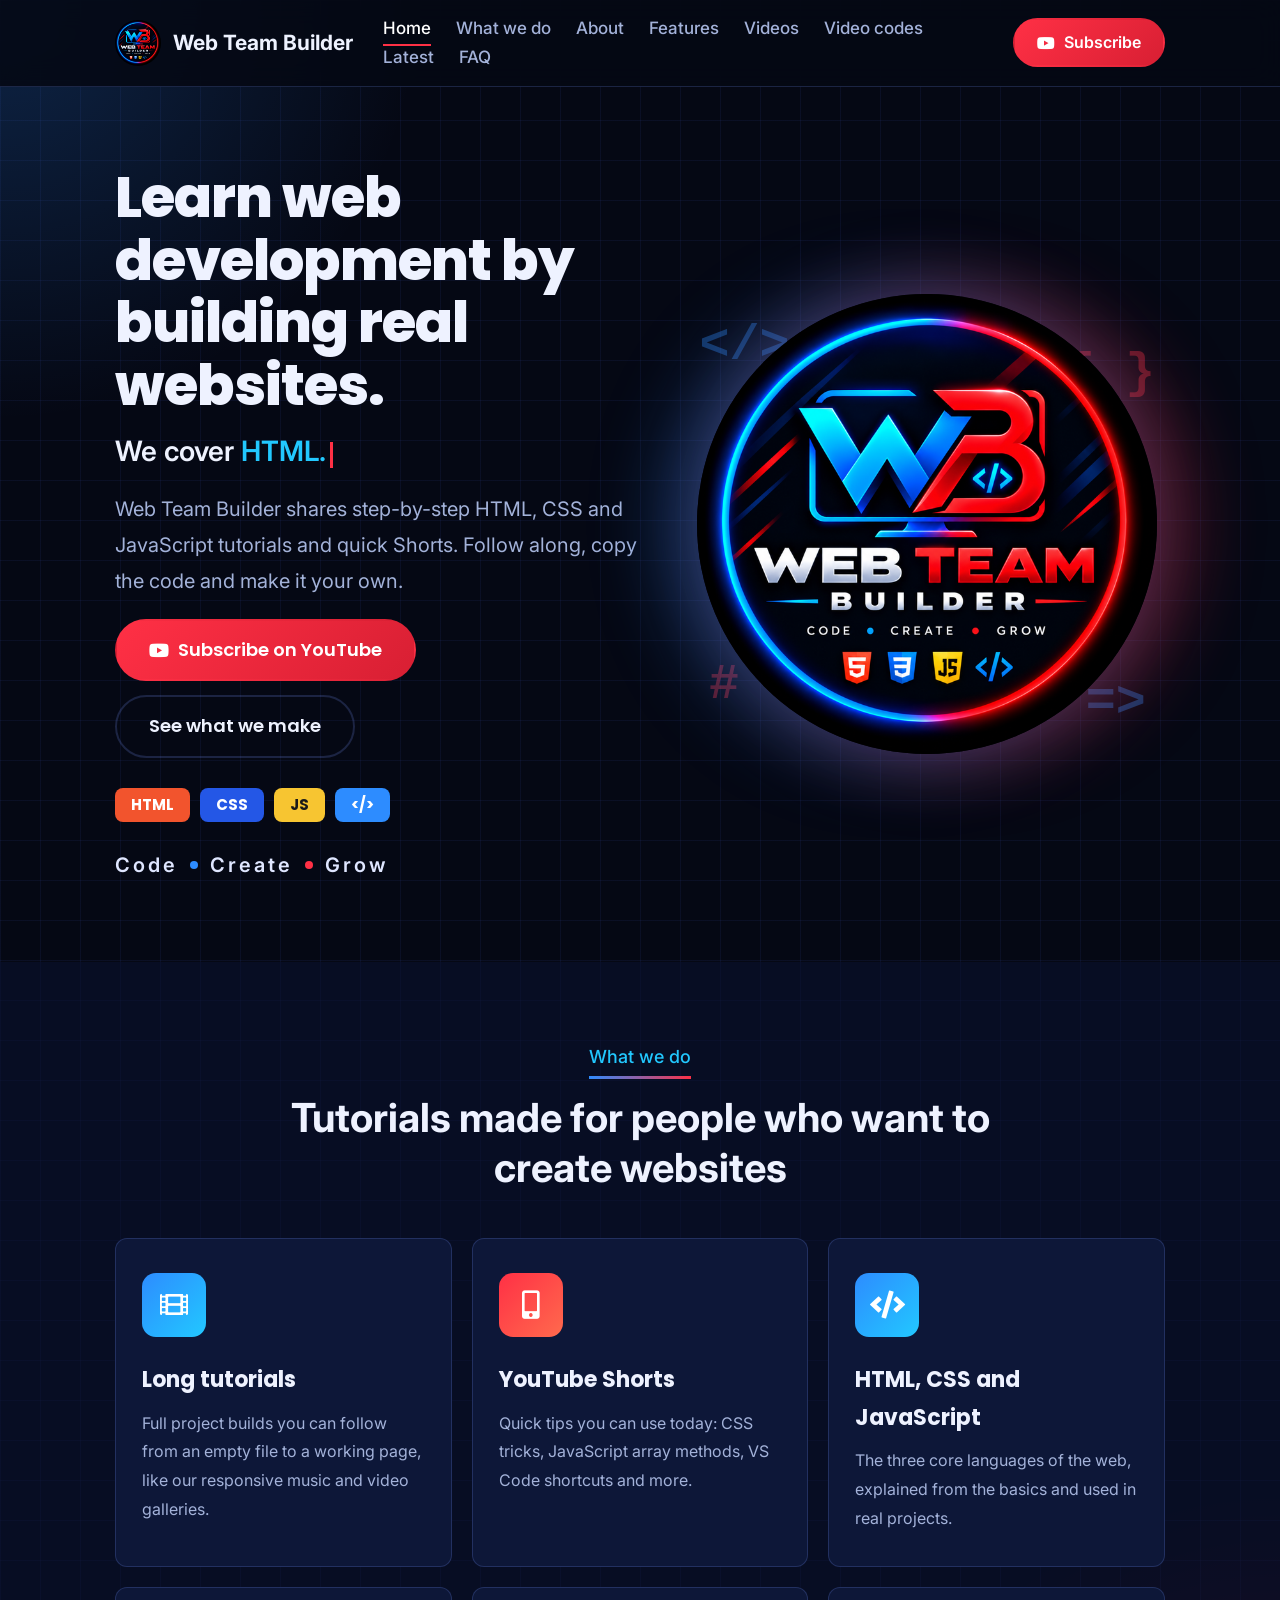
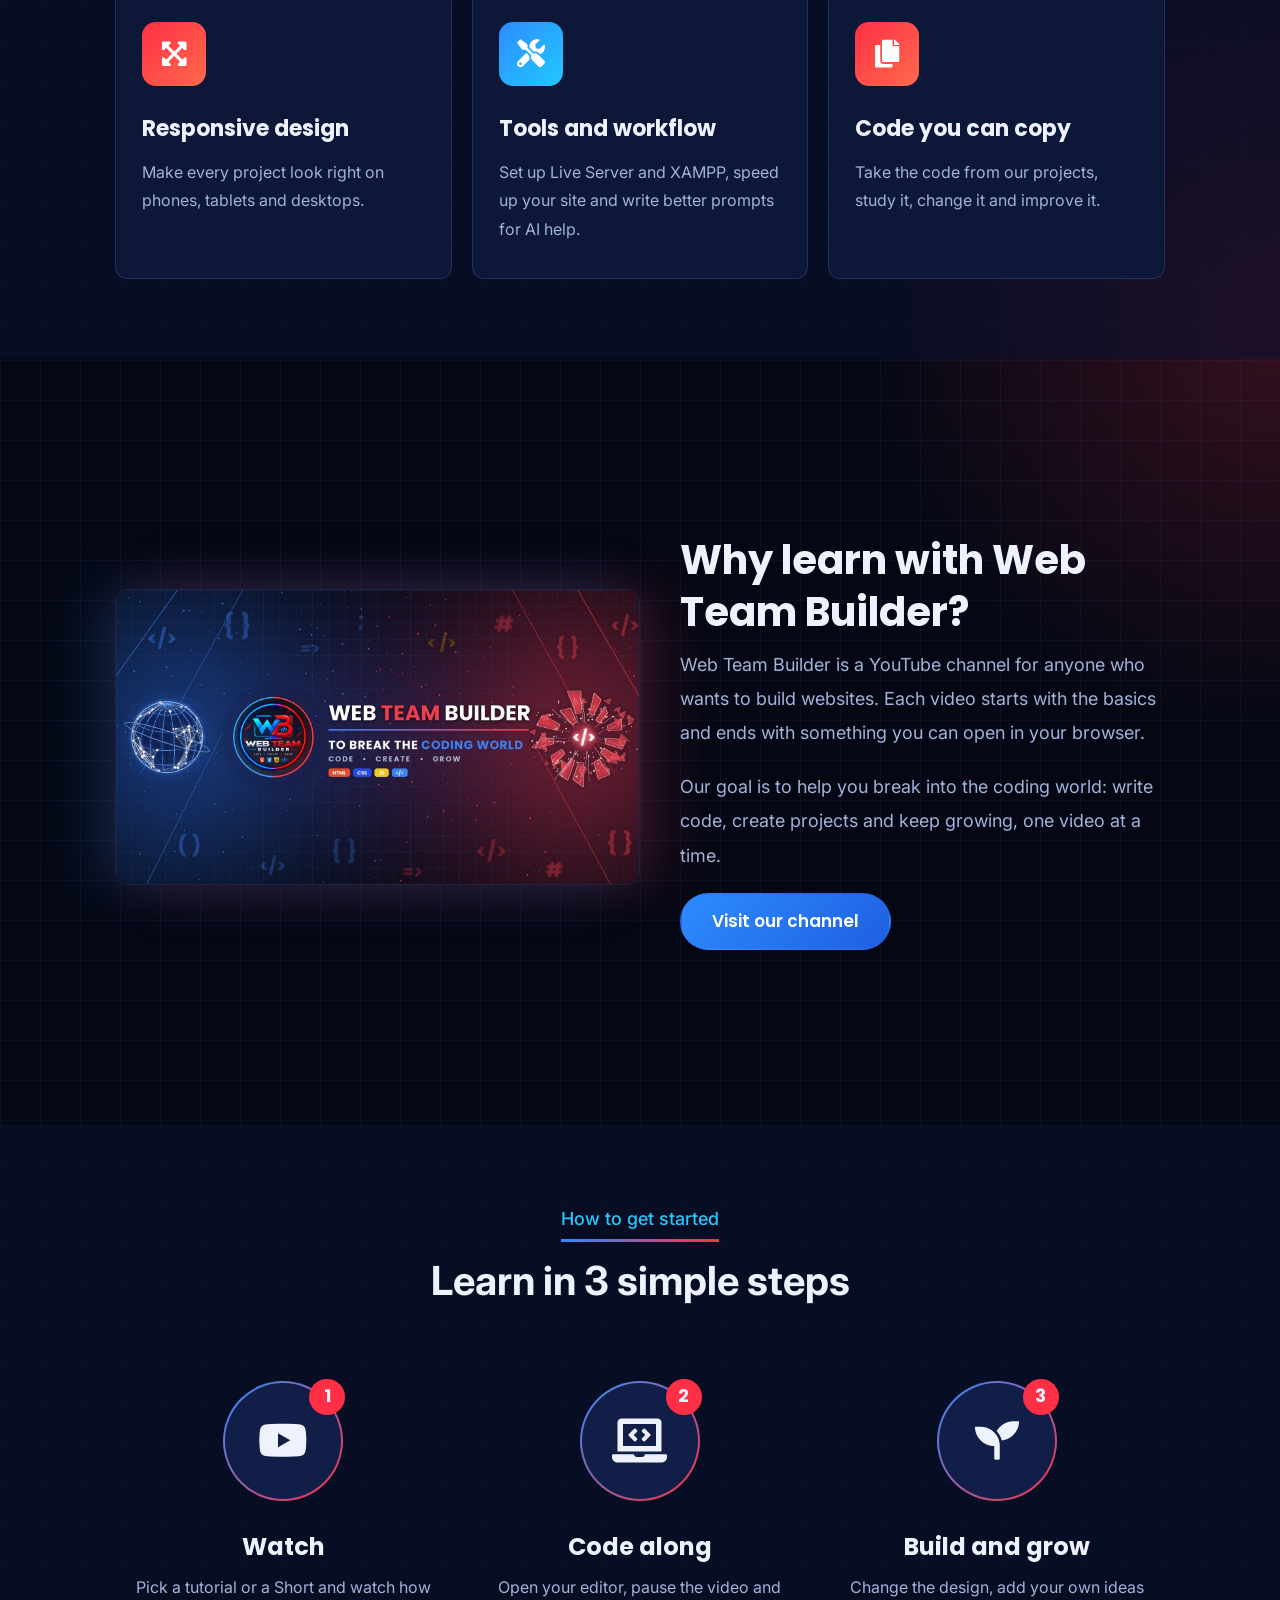
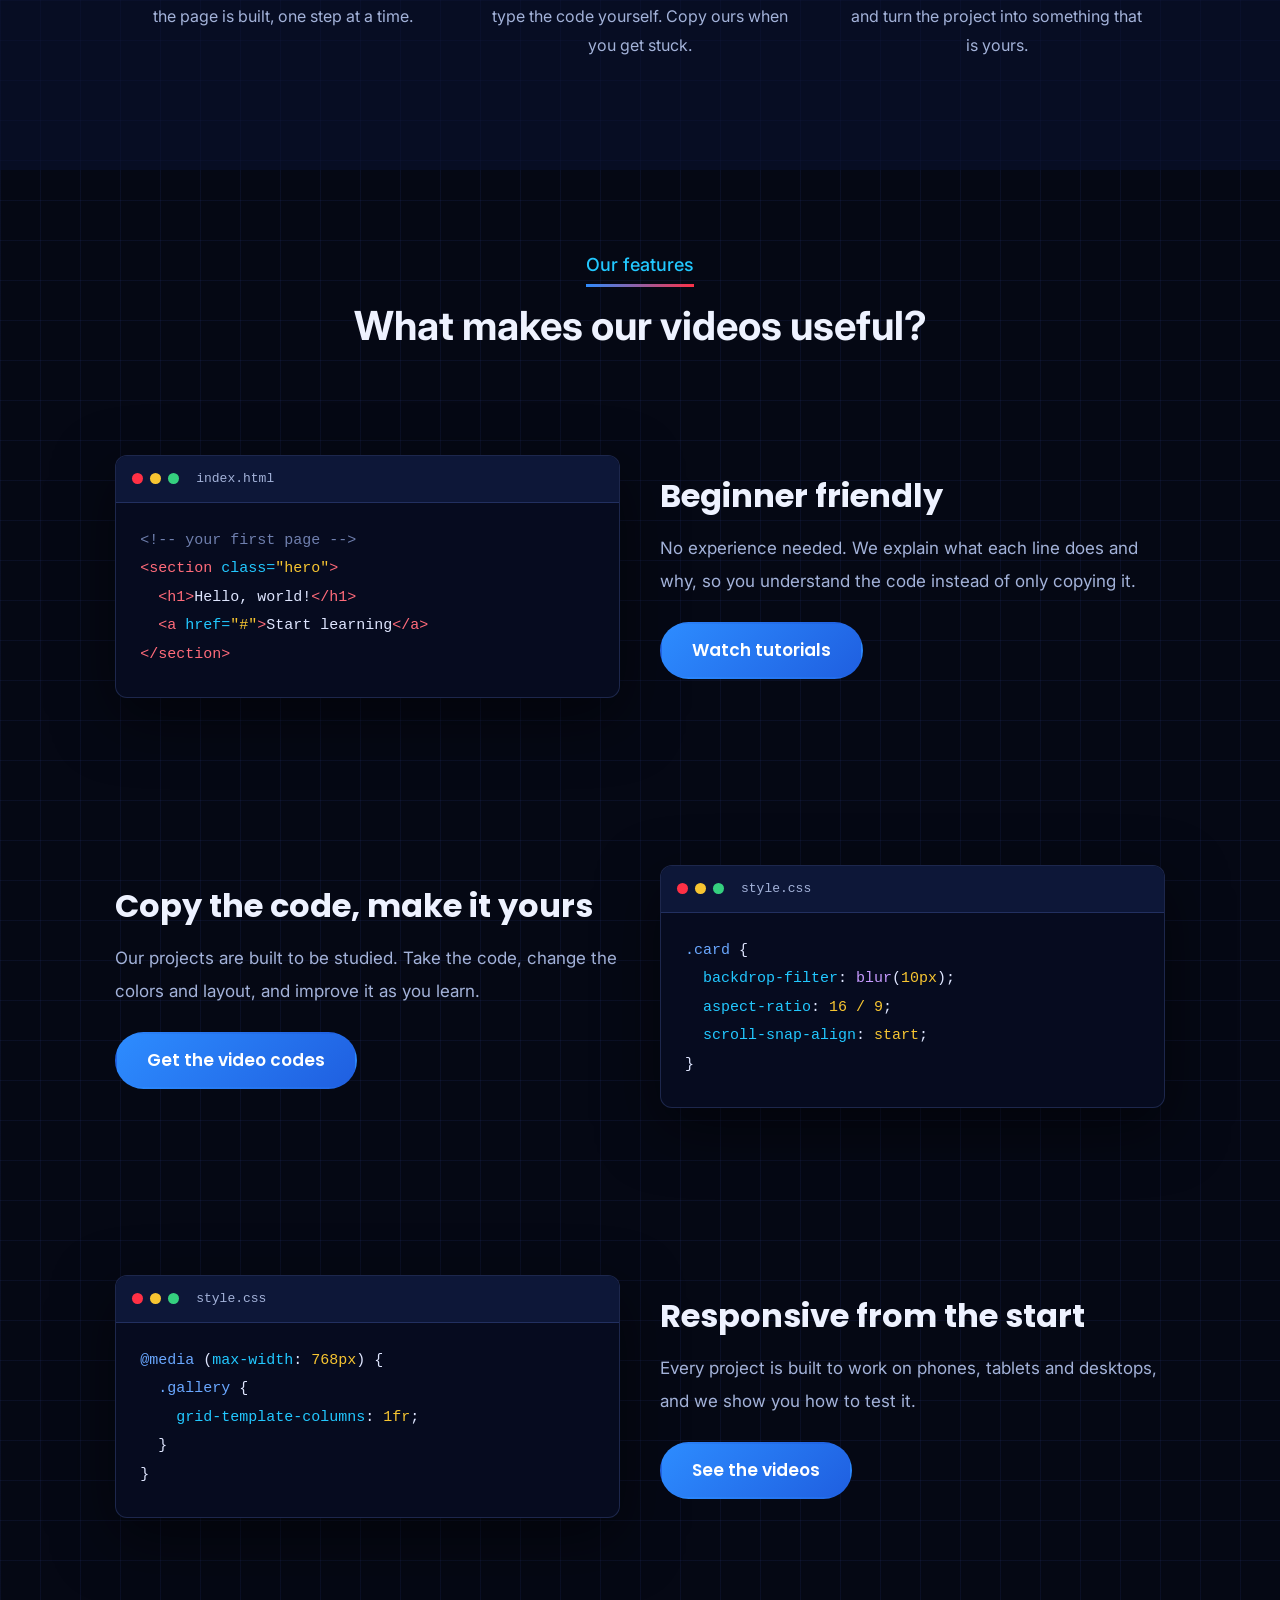
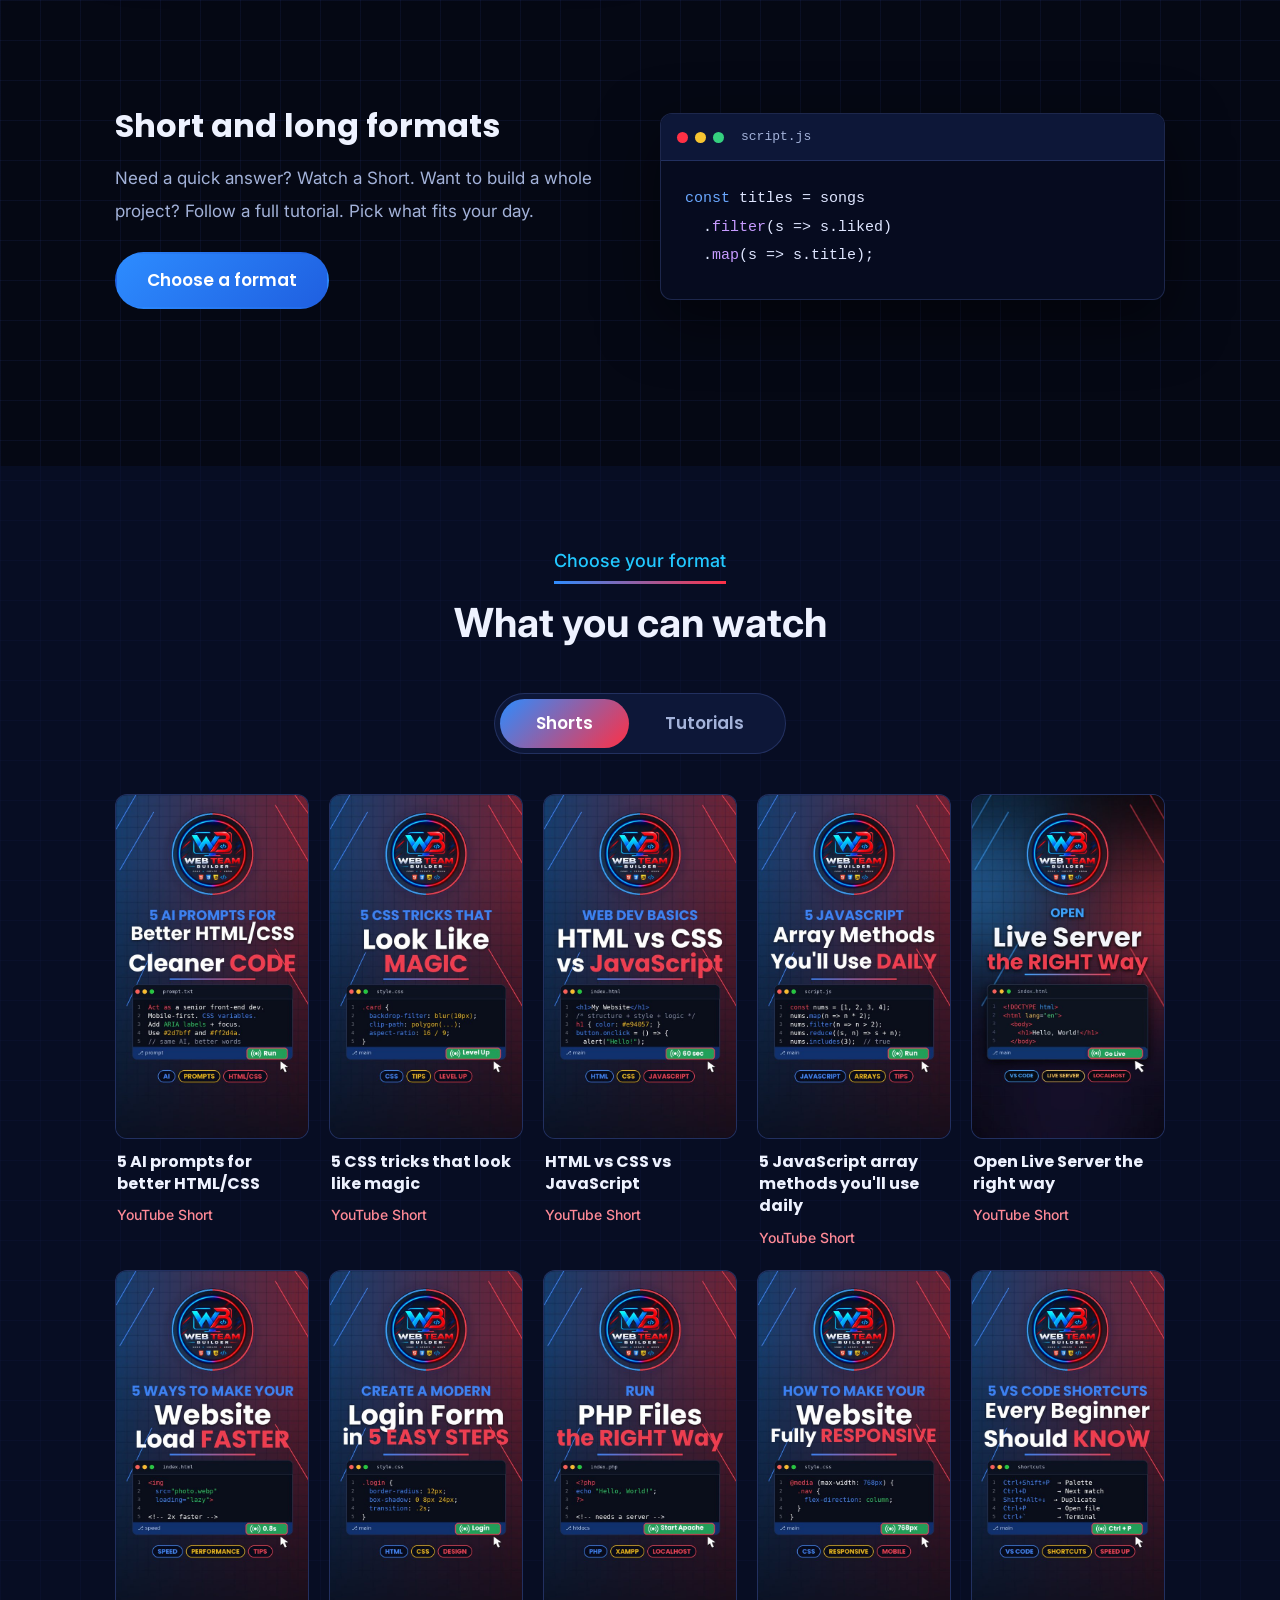
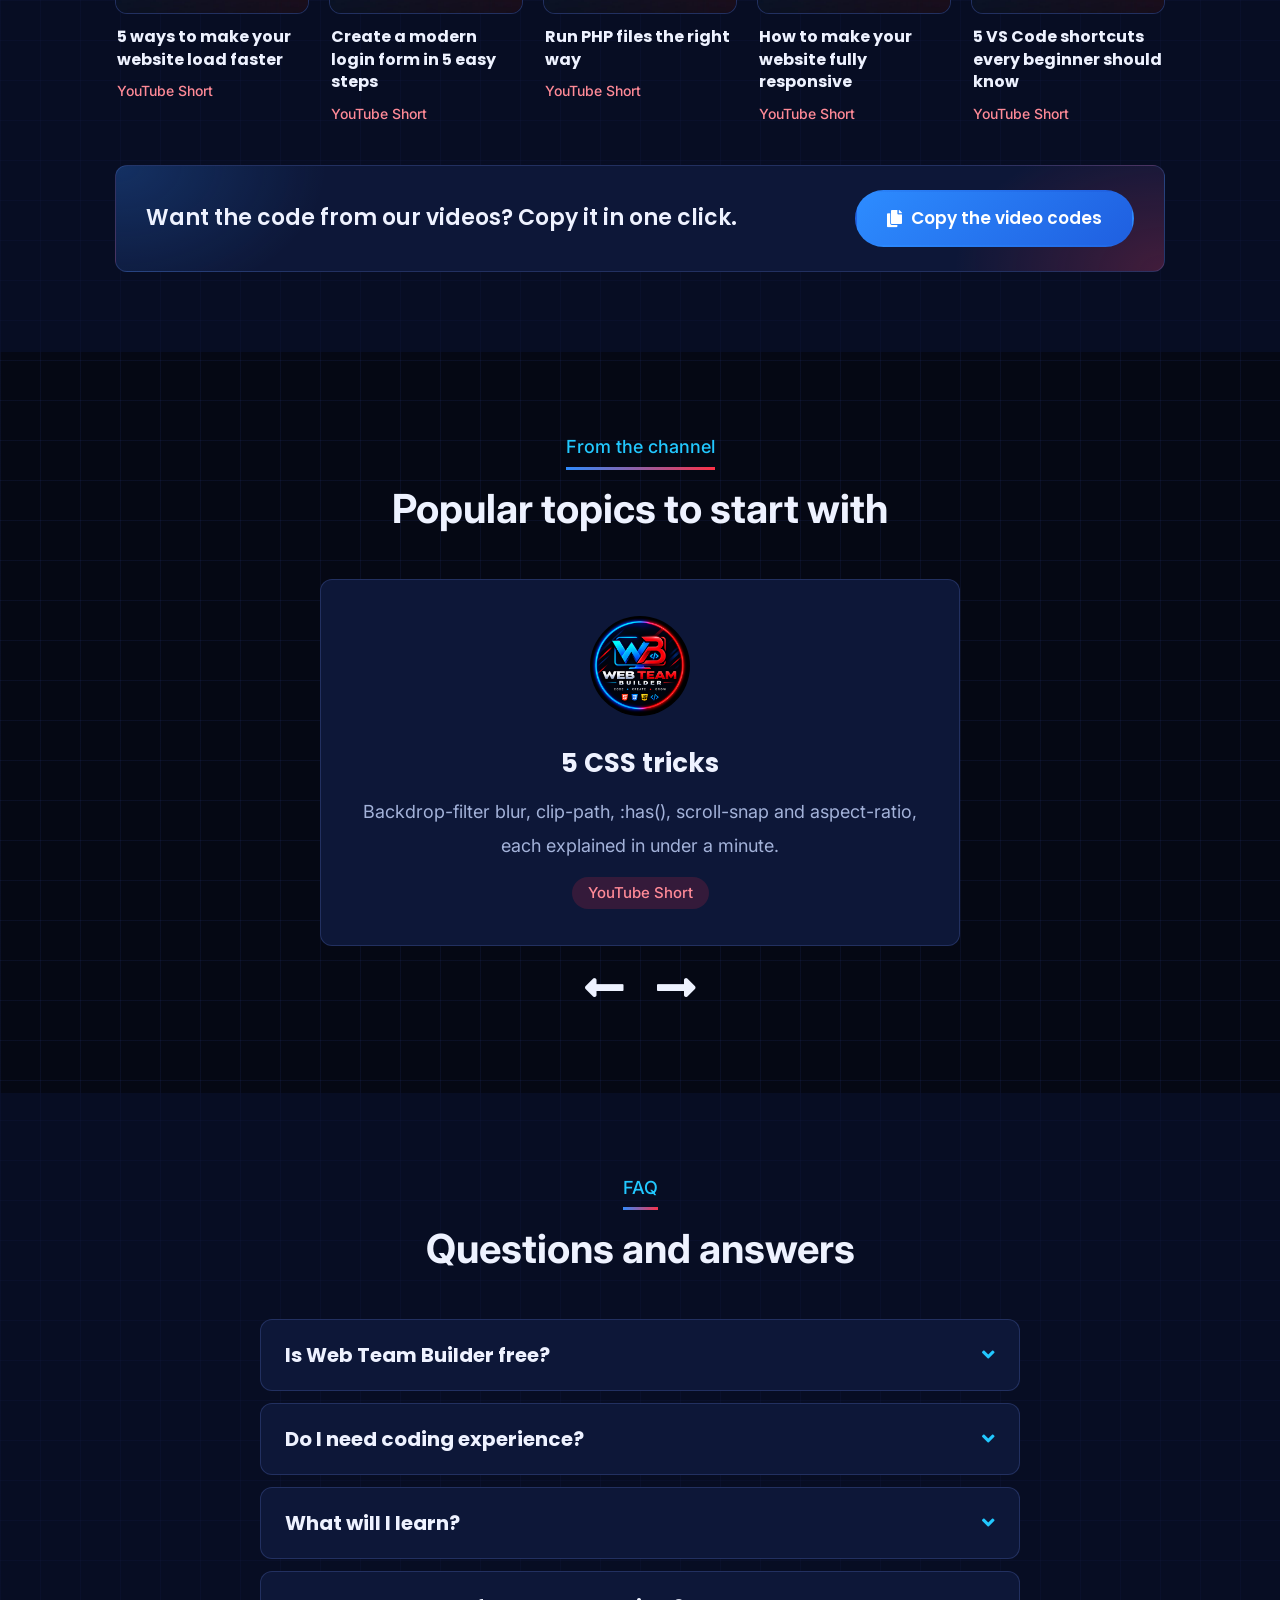
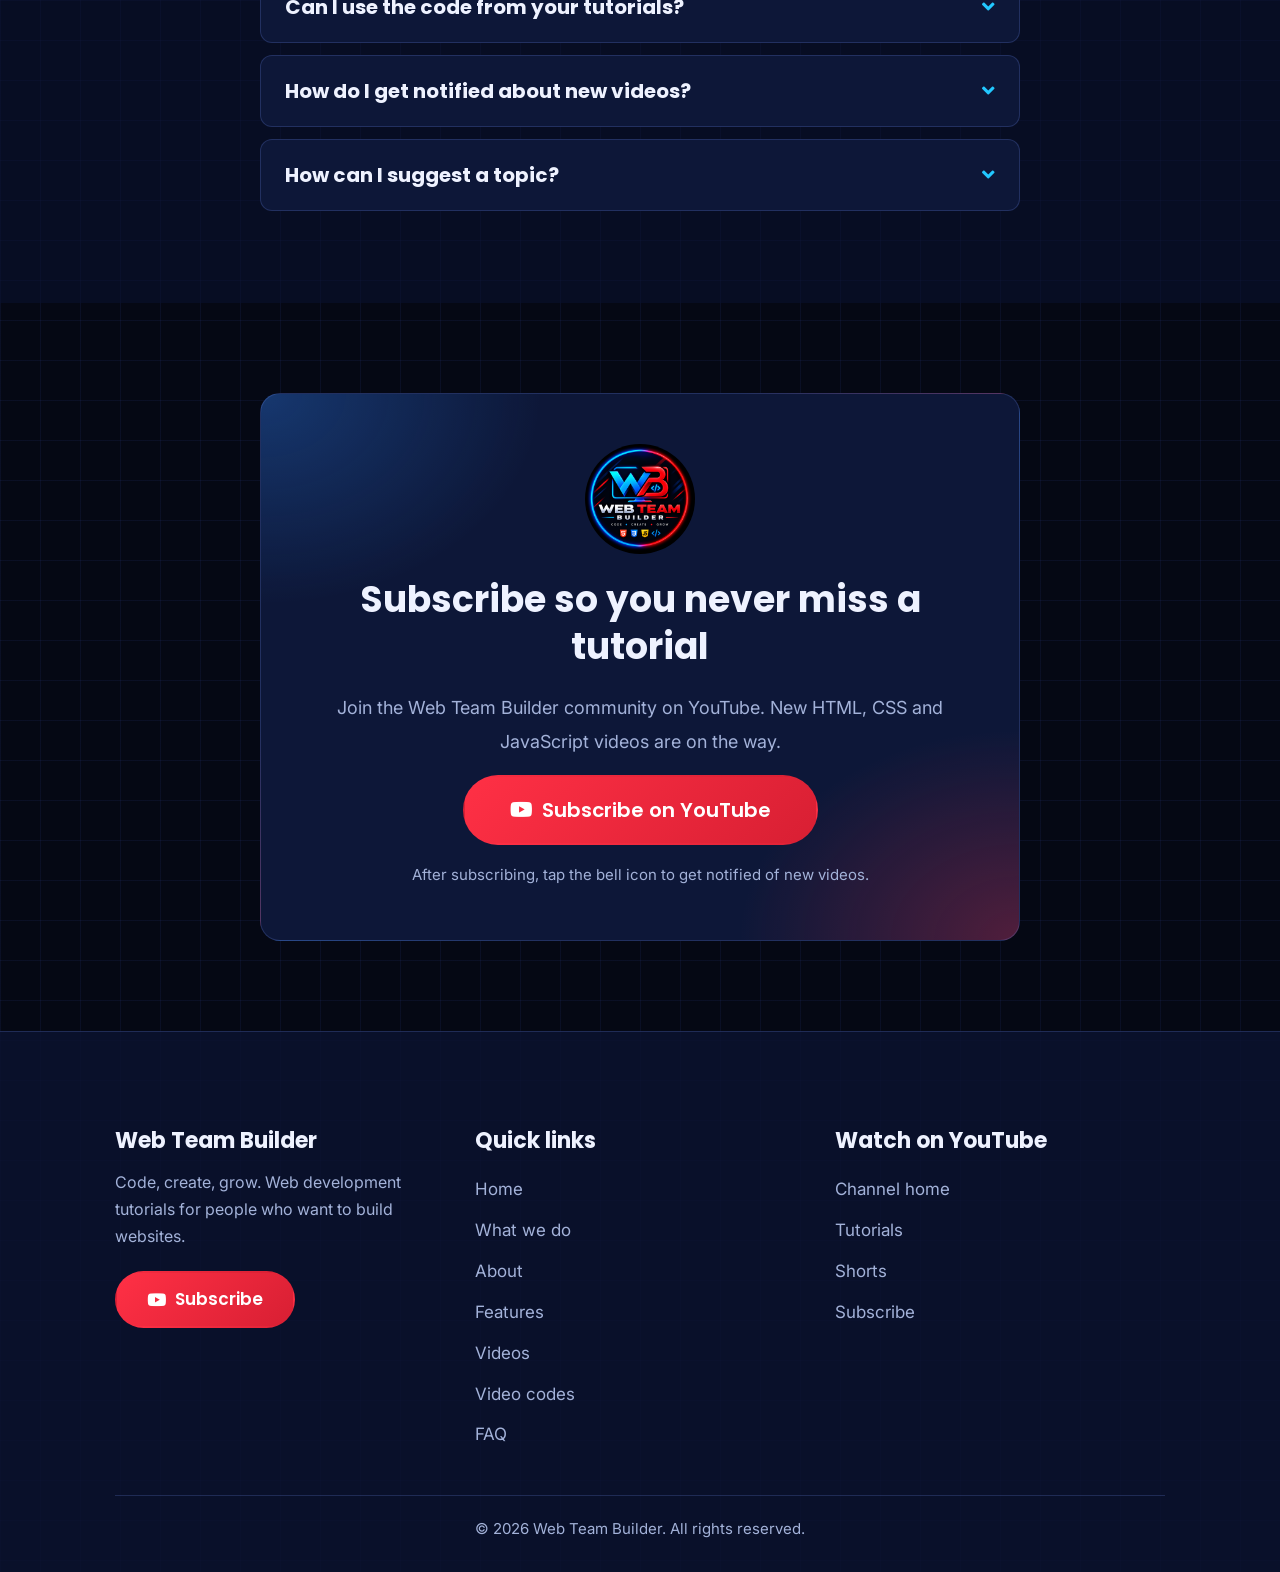
<file: website/index.html>
<!DOCTYPE html>
<html lang="en">
<head>
    <meta charset="UTF-8">
    <meta http-equiv="X-UA-Compatible" content="IE=edge">
    <meta name="viewport" content="width=device-width, initial-scale=1.0">
    <meta name="theme-color" content="#050814">
    <meta name="description" content="Web Team Builder is a YouTube channel with HTML, CSS and JavaScript tutorials and Shorts. Code, create, grow.">
    <meta property="og:title" content="Web Team Builder - Code, Create, Grow">
    <meta property="og:description" content="Learn web development with step-by-step HTML, CSS and JavaScript tutorials and Shorts.">
    <meta property="og:image" content="images/channel-banner.jpg">
    <title>Web Team Builder | Code, Create, Grow</title>

    <link rel="icon" href="images/favicon.png">

    <!-- font awesome cdn link  -->
    <link rel="stylesheet" href="https://cdnjs.cloudflare.com/ajax/libs/font-awesome/5.15.4/css/all.min.css">

    <!-- custom css file link  -->
    <link rel="stylesheet" href="css/style.css">

</head>
<body>

<!-- header section starts      -->

<header class="header">

    <a href="#home" class="logo">
        <img src="images/logo.png" alt="Web Team Builder logo">
        <span>Web Team Builder</span>
    </a>

    <nav class="navbar" aria-label="Main">
        <a href="#home">Home</a>
        <a href="#services">What we do</a>
        <a href="#about">About</a>
        <a href="#features">Features</a>
        <a href="#content">Videos</a>
        <a href="videos.html">Video codes</a>
        <a href="#latest">Latest</a>
        <a href="#faq">FAQ</a>
    </nav>

    <a href="https://www.youtube.com/channel/UCu9IM22sC3gI85IC5qrIlCg?sub_confirmation=1" class="btn btn-sub" target="_blank" rel="noopener" aria-label="Subscribe on YouTube">
        <i class="fab fa-youtube"></i><span>Subscribe</span>
    </a>

    <button id="menu-btn" class="fas fa-bars" aria-label="Open menu" aria-expanded="false"></button>

</header>

<!-- header section ends     -->

<!-- home section starts  -->

<section class="home" id="home">

    <div class="content">
        <h3>Learn web development by building real websites.</h3>
        <div class="typing-line">
            <span class="sr-only">We cover HTML, CSS, JavaScript, responsive design and real projects.</span>
            <span aria-hidden="true">We cover <span class="typed">HTML, CSS and JavaScript</span><span class="caret"></span></span>
        </div>
        <p>Web Team Builder shares step-by-step HTML, CSS and JavaScript tutorials and quick Shorts. Follow along, copy the code and make it your own.</p>
        <div class="actions">
            <a href="https://www.youtube.com/channel/UCu9IM22sC3gI85IC5qrIlCg?sub_confirmation=1" class="btn btn-sub" target="_blank" rel="noopener"><i class="fab fa-youtube"></i> Subscribe on YouTube</a>
            <a href="#content" class="btn btn-ghost">See what we make</a>
        </div>
        <div class="tech-chips" aria-label="Topics we cover">
            <span class="chip html">HTML</span>
            <span class="chip css">CSS</span>
            <span class="chip js">JS</span>
            <span class="chip code">&lt;/&gt;</span>
        </div>
        <p class="motto"><b class="m-blue">Code</b> <i></i> <b>Create</b> <i class="r"></i> <b class="m-red">Grow</b></p>
    </div>

    <div class="image">
        <span class="float-sym s1" aria-hidden="true">&lt;/&gt;</span>
        <span class="float-sym s2" aria-hidden="true">{ }</span>
        <span class="float-sym s3" aria-hidden="true">#</span>
        <span class="float-sym s4" aria-hidden="true">=&gt;</span>
        <img src="images/logo.png" alt="Web Team Builder channel logo: code, create, grow">
    </div>

</section>

<!-- home section ends -->

<!-- services section starts  -->

<section class="services" id="services">

    <div class="heading">
        <span>What we do</span>
        <h1>Tutorials made for people who want to create websites</h1>
    </div>

    <div class="box-container">

        <div class="box">
            <i class="fas fa-film"></i>
            <h3>Long tutorials</h3>
            <p>Full project builds you can follow from an empty file to a working page, like our responsive music and video galleries.</p>
        </div>

        <div class="box">
            <i class="fas fa-mobile-alt"></i>
            <h3>YouTube Shorts</h3>
            <p>Quick tips you can use today: CSS tricks, JavaScript array methods, VS Code shortcuts and more.</p>
        </div>

        <div class="box">
            <i class="fas fa-code"></i>
            <h3>HTML, CSS and JavaScript</h3>
            <p>The three core languages of the web, explained from the basics and used in real projects.</p>
        </div>

        <div class="box">
            <i class="fas fa-expand-arrows-alt"></i>
            <h3>Responsive design</h3>
            <p>Make every project look right on phones, tablets and desktops.</p>
        </div>

        <div class="box">
            <i class="fas fa-tools"></i>
            <h3>Tools and workflow</h3>
            <p>Set up Live Server and XAMPP, speed up your site and write better prompts for AI help.</p>
        </div>

        <div class="box">
            <i class="fas fa-copy"></i>
            <h3>Code you can copy</h3>
            <p>Take the code from our projects, study it, change it and improve it.</p>
        </div>

    </div>

</section>

<!-- services section ends -->

<!-- about section starts  -->

<section class="about" id="about">

    <div class="image">
        <img src="images/channel-banner.jpg" alt="Web Team Builder channel banner: to break the coding world" loading="lazy">
    </div>

    <div class="content">
        <h3>Why learn with Web Team Builder?</h3>
        <p>Web Team Builder is a YouTube channel for anyone who wants to build websites. Each video starts with the basics and ends with something you can open in your browser.</p>
        <p>Our goal is to help you break into the coding world: write code, create projects and keep growing, one video at a time.</p>
        <a href="https://www.youtube.com/channel/UCu9IM22sC3gI85IC5qrIlCg" class="btn" target="_blank" rel="noopener">Visit our channel</a>
    </div>

</section>

<!-- about section ends -->

<!-- steps section starts  -->

<section class="steps" id="steps">

    <div class="heading">
        <span>How to get started</span>
        <h1>Learn in 3 simple steps</h1>
    </div>

    <div class="box-container">

        <div class="box">
            <div class="step-icon"><i class="fab fa-youtube"></i><b>1</b></div>
            <h3>Watch</h3>
            <p>Pick a tutorial or a Short and watch how the page is built, one step at a time.</p>
        </div>

        <div class="box">
            <div class="step-icon"><i class="fas fa-laptop-code"></i><b>2</b></div>
            <h3>Code along</h3>
            <p>Open your editor, pause the video and type the code yourself. Copy ours when you get stuck.</p>
        </div>

        <div class="box">
            <div class="step-icon"><i class="fas fa-seedling"></i><b>3</b></div>
            <h3>Build and grow</h3>
            <p>Change the design, add your own ideas and turn the project into something that is yours.</p>
        </div>

    </div>

</section>

<!-- steps section ends -->

<!-- features section starts  -->

<section class="features" id="features">

    <div class="heading">
        <span>Our features</span>
        <h1>What makes our videos useful?</h1>
    </div>

    <div class="box-container">

        <div class="box">
            <div class="image">
                <div class="code-window" aria-hidden="true">
                    <div class="bar"><i></i><i></i><i></i><em>index.html</em></div>
<pre><span class="c">&lt;!-- your first page --&gt;</span>
<span class="t">&lt;section</span> <span class="a">class=</span><span class="s">"hero"</span><span class="t">&gt;</span>
  <span class="t">&lt;h1&gt;</span>Hello, world!<span class="t">&lt;/h1&gt;</span>
  <span class="t">&lt;a</span> <span class="a">href=</span><span class="s">"#"</span><span class="t">&gt;</span>Start learning<span class="t">&lt;/a&gt;</span>
<span class="t">&lt;/section&gt;</span></pre>
                </div>
            </div>
            <div class="content">
                <h3>Beginner friendly</h3>
                <p>No experience needed. We explain what each line does and why, so you understand the code instead of only copying it.</p>
                <a href="https://www.youtube.com/channel/UCu9IM22sC3gI85IC5qrIlCg/videos" class="btn" target="_blank" rel="noopener">Watch tutorials</a>
            </div>
        </div>

        <div class="box">
            <div class="image">
                <div class="code-window" aria-hidden="true">
                    <div class="bar"><i></i><i></i><i></i><em>style.css</em></div>
<pre><span class="k">.card</span> {
  <span class="a">backdrop-filter</span>: <span class="f">blur</span>(<span class="s">10px</span>);
  <span class="a">aspect-ratio</span>: <span class="s">16 / 9</span>;
  <span class="a">scroll-snap-align</span>: <span class="s">start</span>;
}</pre>
                </div>
            </div>
            <div class="content">
                <h3>Copy the code, make it yours</h3>
                <p>Our projects are built to be studied. Take the code, change the colors and layout, and improve it as you learn.</p>
                <a href="videos.html" class="btn">Get the video codes</a>
            </div>
        </div>

        <div class="box">
            <div class="image">
                <div class="code-window" aria-hidden="true">
                    <div class="bar"><i></i><i></i><i></i><em>style.css</em></div>
<pre><span class="k">@media</span> (<span class="a">max-width</span>: <span class="s">768px</span>) {
  <span class="k">.gallery</span> {
    <span class="a">grid-template-columns</span>: <span class="s">1fr</span>;
  }
}</pre>
                </div>
            </div>
            <div class="content">
                <h3>Responsive from the start</h3>
                <p>Every project is built to work on phones, tablets and desktops, and we show you how to test it.</p>
                <a href="#content" class="btn">See the videos</a>
            </div>
        </div>

        <div class="box">
            <div class="image">
                <div class="code-window" aria-hidden="true">
                    <div class="bar"><i></i><i></i><i></i><em>script.js</em></div>
<pre><span class="k">const</span> titles = songs
  .<span class="f">filter</span>(s =&gt; s.liked)
  .<span class="f">map</span>(s =&gt; s.title);</pre>
                </div>
            </div>
            <div class="content">
                <h3>Short and long formats</h3>
                <p>Need a quick answer? Watch a Short. Want to build a whole project? Follow a full tutorial. Pick what fits your day.</p>
                <a href="#content" class="btn">Choose a format</a>
            </div>
        </div>

    </div>

</section>

<!-- features section ends -->

<!-- content section starts  -->

<section class="formats" id="content">

    <div class="heading">
        <span>Choose your format</span>
        <h1>What you can watch</h1>
    </div>

    <div class="format-toggler" role="tablist" aria-label="Video format">
        <span class="shorts active" role="tab" tabindex="0" aria-selected="true">Shorts</span>
        <span class="tutorials" role="tab" tabindex="0" aria-selected="false">Tutorials</span>
    </div>

    <div class="panel shorts-panel active">
            <a href="https://www.youtube.com/channel/UCu9IM22sC3gI85IC5qrIlCg/shorts" class="thumb-card short" target="_blank" rel="noopener">
                <div class="thumb"><img src="images/shorts/ai_prompts.jpg" alt="5 AI prompts for better HTML/CSS - YouTube Short thumbnail" loading="lazy"><span class="play"><i class="fas fa-play"></i></span></div>
                <h3>5 AI prompts for better HTML/CSS</h3>
                <span class="meta">YouTube Short</span>
            </a>
            <a href="https://www.youtube.com/channel/UCu9IM22sC3gI85IC5qrIlCg/shorts" class="thumb-card short" target="_blank" rel="noopener">
                <div class="thumb"><img src="images/shorts/css_tricks.jpg" alt="5 CSS tricks that look like magic - YouTube Short thumbnail" loading="lazy"><span class="play"><i class="fas fa-play"></i></span></div>
                <h3>5 CSS tricks that look like magic</h3>
                <span class="meta">YouTube Short</span>
            </a>
            <a href="https://www.youtube.com/channel/UCu9IM22sC3gI85IC5qrIlCg/shorts" class="thumb-card short" target="_blank" rel="noopener">
                <div class="thumb"><img src="images/shorts/html_css_js_basics.jpg" alt="HTML vs CSS vs JavaScript - YouTube Short thumbnail" loading="lazy"><span class="play"><i class="fas fa-play"></i></span></div>
                <h3>HTML vs CSS vs JavaScript</h3>
                <span class="meta">YouTube Short</span>
            </a>
            <a href="https://www.youtube.com/channel/UCu9IM22sC3gI85IC5qrIlCg/shorts" class="thumb-card short" target="_blank" rel="noopener">
                <div class="thumb"><img src="images/shorts/js_array_methods.jpg" alt="5 JavaScript array methods you&#39;ll use daily - YouTube Short thumbnail" loading="lazy"><span class="play"><i class="fas fa-play"></i></span></div>
                <h3>5 JavaScript array methods you&#39;ll use daily</h3>
                <span class="meta">YouTube Short</span>
            </a>
            <a href="https://www.youtube.com/channel/UCu9IM22sC3gI85IC5qrIlCg/shorts" class="thumb-card short" target="_blank" rel="noopener">
                <div class="thumb"><img src="images/shorts/live_server.jpg" alt="Open Live Server the right way - YouTube Short thumbnail" loading="lazy"><span class="play"><i class="fas fa-play"></i></span></div>
                <h3>Open Live Server the right way</h3>
                <span class="meta">YouTube Short</span>
            </a>
            <a href="https://www.youtube.com/channel/UCu9IM22sC3gI85IC5qrIlCg/shorts" class="thumb-card short" target="_blank" rel="noopener">
                <div class="thumb"><img src="images/shorts/load_faster.jpg" alt="5 ways to make your website load faster - YouTube Short thumbnail" loading="lazy"><span class="play"><i class="fas fa-play"></i></span></div>
                <h3>5 ways to make your website load faster</h3>
                <span class="meta">YouTube Short</span>
            </a>
            <a href="https://www.youtube.com/channel/UCu9IM22sC3gI85IC5qrIlCg/shorts" class="thumb-card short" target="_blank" rel="noopener">
                <div class="thumb"><img src="images/shorts/login_form.jpg" alt="Create a modern login form in 5 easy steps - YouTube Short thumbnail" loading="lazy"><span class="play"><i class="fas fa-play"></i></span></div>
                <h3>Create a modern login form in 5 easy steps</h3>
                <span class="meta">YouTube Short</span>
            </a>
            <a href="https://www.youtube.com/channel/UCu9IM22sC3gI85IC5qrIlCg/shorts" class="thumb-card short" target="_blank" rel="noopener">
                <div class="thumb"><img src="images/shorts/php.jpg" alt="Run PHP files the right way - YouTube Short thumbnail" loading="lazy"><span class="play"><i class="fas fa-play"></i></span></div>
                <h3>Run PHP files the right way</h3>
                <span class="meta">YouTube Short</span>
            </a>
            <a href="https://www.youtube.com/channel/UCu9IM22sC3gI85IC5qrIlCg/shorts" class="thumb-card short" target="_blank" rel="noopener">
                <div class="thumb"><img src="images/shorts/responsive.jpg" alt="How to make your website fully responsive - YouTube Short thumbnail" loading="lazy"><span class="play"><i class="fas fa-play"></i></span></div>
                <h3>How to make your website fully responsive</h3>
                <span class="meta">YouTube Short</span>
            </a>
            <a href="https://www.youtube.com/channel/UCu9IM22sC3gI85IC5qrIlCg/shorts" class="thumb-card short" target="_blank" rel="noopener">
                <div class="thumb"><img src="images/shorts/vscode_shortcuts.jpg" alt="5 VS Code shortcuts every beginner should know - YouTube Short thumbnail" loading="lazy"><span class="play"><i class="fas fa-play"></i></span></div>
                <h3>5 VS Code shortcuts every beginner should know</h3>
                <span class="meta">YouTube Short</span>
            </a>
    </div>

    <div class="panel tutorials-panel">
            <a href="https://www.youtube.com/channel/UCu9IM22sC3gI85IC5qrIlCg/videos" class="thumb-card tutorial" target="_blank" rel="noopener">
                <div class="thumb"><img src="images/tutorials/image-search-gallery.jpg" alt="How to build an image search gallery - full tutorial thumbnail" loading="lazy"><span class="play"><i class="fas fa-play"></i></span></div>
                <h3>How to build an image search gallery</h3>
                <p>Type to filter instantly. Live search with pure JavaScript.</p>
                <span class="meta">Full tutorial &middot; HTML, CSS, JS</span>
            </a>
            <a href="https://www.youtube.com/channel/UCu9IM22sC3gI85IC5qrIlCg/videos" class="thumb-card tutorial" target="_blank" rel="noopener">
                <div class="thumb"><img src="images/tutorials/video-gallery.jpg" alt="How to build a video gallery - full tutorial thumbnail" loading="lazy"><span class="play"><i class="fas fa-play"></i></span></div>
                <h3>How to build a video gallery</h3>
                <p>Hover to play, click to open. Fully responsive on every screen.</p>
                <span class="meta">Full tutorial &middot; HTML, CSS, JS</span>
            </a>
    </div>

    <div class="code-cta">
        <p>Want the code from our videos? Copy it in one click.</p>
        <a href="videos.html" class="btn"><i class="fas fa-copy"></i> Copy the video codes</a>
    </div>

</section>

<!-- content section ends -->

<!-- reviews section starts  -->

<section class="reviews" id="latest">

    <div class="heading">
        <span>From the channel</span>
        <h1>Popular topics to start with</h1>
    </div>

    <div class="slide-container">

        <div class="slide active">
            <img src="images/logo.png" alt="Web Team Builder icon" loading="lazy">
            <h3>5 CSS tricks</h3>
            <p>Backdrop-filter blur, clip-path, :has(), scroll-snap and aspect-ratio, each explained in under a minute.</p>
            <span>YouTube Short</span>
        </div>

        <div class="slide">
            <img src="images/logo.png" alt="Web Team Builder icon" loading="lazy">
            <h3>Responsive music gallery</h3>
            <p>Build a playlist gallery that looks great on any screen, step by step, with HTML, CSS and JavaScript.</p>
            <span>Full tutorial</span>
        </div>

        <div class="slide">
            <img src="images/logo.png" alt="Web Team Builder icon" loading="lazy">
            <h3>5 JavaScript array methods</h3>
            <p>Learn the array methods you will use in almost every project.</p>
            <span>YouTube Short</span>
        </div>

        <div class="slide">
            <img src="images/logo.png" alt="Web Team Builder icon" loading="lazy">
            <h3>Open Live Server the right way</h3>
            <p>Preview your website in the browser and see every change instantly while you code.</p>
            <span>YouTube Short</span>
        </div>

    </div>

    <div class="controls">
        <button class="fas fa-long-arrow-alt-left" onclick="prev()" aria-label="Previous topic"></button>
        <button class="fas fa-long-arrow-alt-right" onclick="next()" aria-label="Next topic"></button>
    </div>

</section>

<!-- reviews section ends -->

<!-- faq section starts  -->

<section class="faq" id="faq">

    <div class="heading">
        <span>FAQ</span>
        <h1>Questions and answers</h1>
    </div>

    <div class="accordion-container">

        <div class="accordion">
            <button class="accordion-heading" aria-expanded="false">
                <h3>Is Web Team Builder free?</h3>
                <i class="fas fa-angle-down"></i>
            </button>
            <p class="accordion-content">
                Yes. All our videos are free to watch on YouTube.
            </p>
        </div>

        <div class="accordion">
            <button class="accordion-heading" aria-expanded="false">
                <h3>Do I need coding experience?</h3>
                <i class="fas fa-angle-down"></i>
            </button>
            <p class="accordion-content">
                No. We start from the basics and explain each step, so beginners can follow along.
            </p>
        </div>

        <div class="accordion">
            <button class="accordion-heading" aria-expanded="false">
                <h3>What will I learn?</h3>
                <i class="fas fa-angle-down"></i>
            </button>
            <p class="accordion-content">
                HTML, CSS and JavaScript, responsive design, and the tools that make building websites faster, such as VS Code and Live Server.
            </p>
        </div>

        <div class="accordion">
            <button class="accordion-heading" aria-expanded="false">
                <h3>Can I use the code from your tutorials?</h3>
                <i class="fas fa-angle-down"></i>
            </button>
            <p class="accordion-content">
                Yes. You can copy the code from our projects, study it and improve it to build your own.
            </p>
        </div>

        <div class="accordion">
            <button class="accordion-heading" aria-expanded="false">
                <h3>How do I get notified about new videos?</h3>
                <i class="fas fa-angle-down"></i>
            </button>
            <p class="accordion-content">
                Subscribe to the channel and tap the bell icon on YouTube to get notified when we upload.
            </p>
        </div>

        <div class="accordion">
            <button class="accordion-heading" aria-expanded="false">
                <h3>How can I suggest a topic?</h3>
                <i class="fas fa-angle-down"></i>
            </button>
            <p class="accordion-content">
                Leave a comment on any of our videos and tell us what you want to learn next.
            </p>
        </div>

    </div>

</section>

<!-- faq section ends -->

<!-- subscribe section starts -->

<section class="newsletter" id="subscribe">
    <div class="content">
        <img src="images/logo.png" alt="" class="sub-logo" loading="lazy">
        <h3>Subscribe so you never miss a tutorial</h3>
        <p>Join the Web Team Builder community on YouTube. New HTML, CSS and JavaScript videos are on the way.</p>
        <a href="https://www.youtube.com/channel/UCu9IM22sC3gI85IC5qrIlCg?sub_confirmation=1" class="btn btn-sub btn-lg" target="_blank" rel="noopener"><i class="fab fa-youtube"></i> Subscribe on YouTube</a>
        <p class="small">After subscribing, tap the bell icon to get notified of new videos.</p>
    </div>
</section>

<!-- subscribe section ends -->

<!-- footer section starts  -->

<section class="footer">

    <div class="box-container">

        <div class="box brand">
            <h3>Web Team Builder</h3>
            <p>Code, create, grow. Web development tutorials for people who want to build websites.</p>
            <a href="https://www.youtube.com/channel/UCu9IM22sC3gI85IC5qrIlCg?sub_confirmation=1" class="btn btn-sub" target="_blank" rel="noopener"><i class="fab fa-youtube"></i> Subscribe</a>
        </div>

        <div class="box">
            <h3>Quick links</h3>
            <a href="#home">Home</a>
            <a href="#services">What we do</a>
            <a href="#about">About</a>
            <a href="#features">Features</a>
            <a href="#content">Videos</a>
            <a href="videos.html">Video codes</a>
            <a href="#faq">FAQ</a>
        </div>

        <div class="box">
            <h3>Watch on YouTube</h3>
            <a href="https://www.youtube.com/channel/UCu9IM22sC3gI85IC5qrIlCg" target="_blank" rel="noopener">Channel home</a>
            <a href="https://www.youtube.com/channel/UCu9IM22sC3gI85IC5qrIlCg/videos" target="_blank" rel="noopener">Tutorials</a>
            <a href="https://www.youtube.com/channel/UCu9IM22sC3gI85IC5qrIlCg/shorts" target="_blank" rel="noopener">Shorts</a>
            <a href="https://www.youtube.com/channel/UCu9IM22sC3gI85IC5qrIlCg?sub_confirmation=1" target="_blank" rel="noopener">Subscribe</a>
        </div>

    </div>

    <div class="credit">&copy; 2026 Web Team Builder. All rights reserved.</div>

</section>

<!-- footer section ends -->

<!-- custom js file link  -->
<!-- back to top button -->
<button class="to-top" type="button" aria-label="Back to top">
    <svg viewBox="0 0 24 24" width="24" height="24" fill="none" stroke="currentColor" stroke-width="3" stroke-linecap="round" stroke-linejoin="round" aria-hidden="true"><path d="M12 19V5M5 12l7-7 7 7"/></svg>
</button>

<script src="js/script.js"></script>
<script src="js/effects.js"></script>

</body>
</html>
</file>
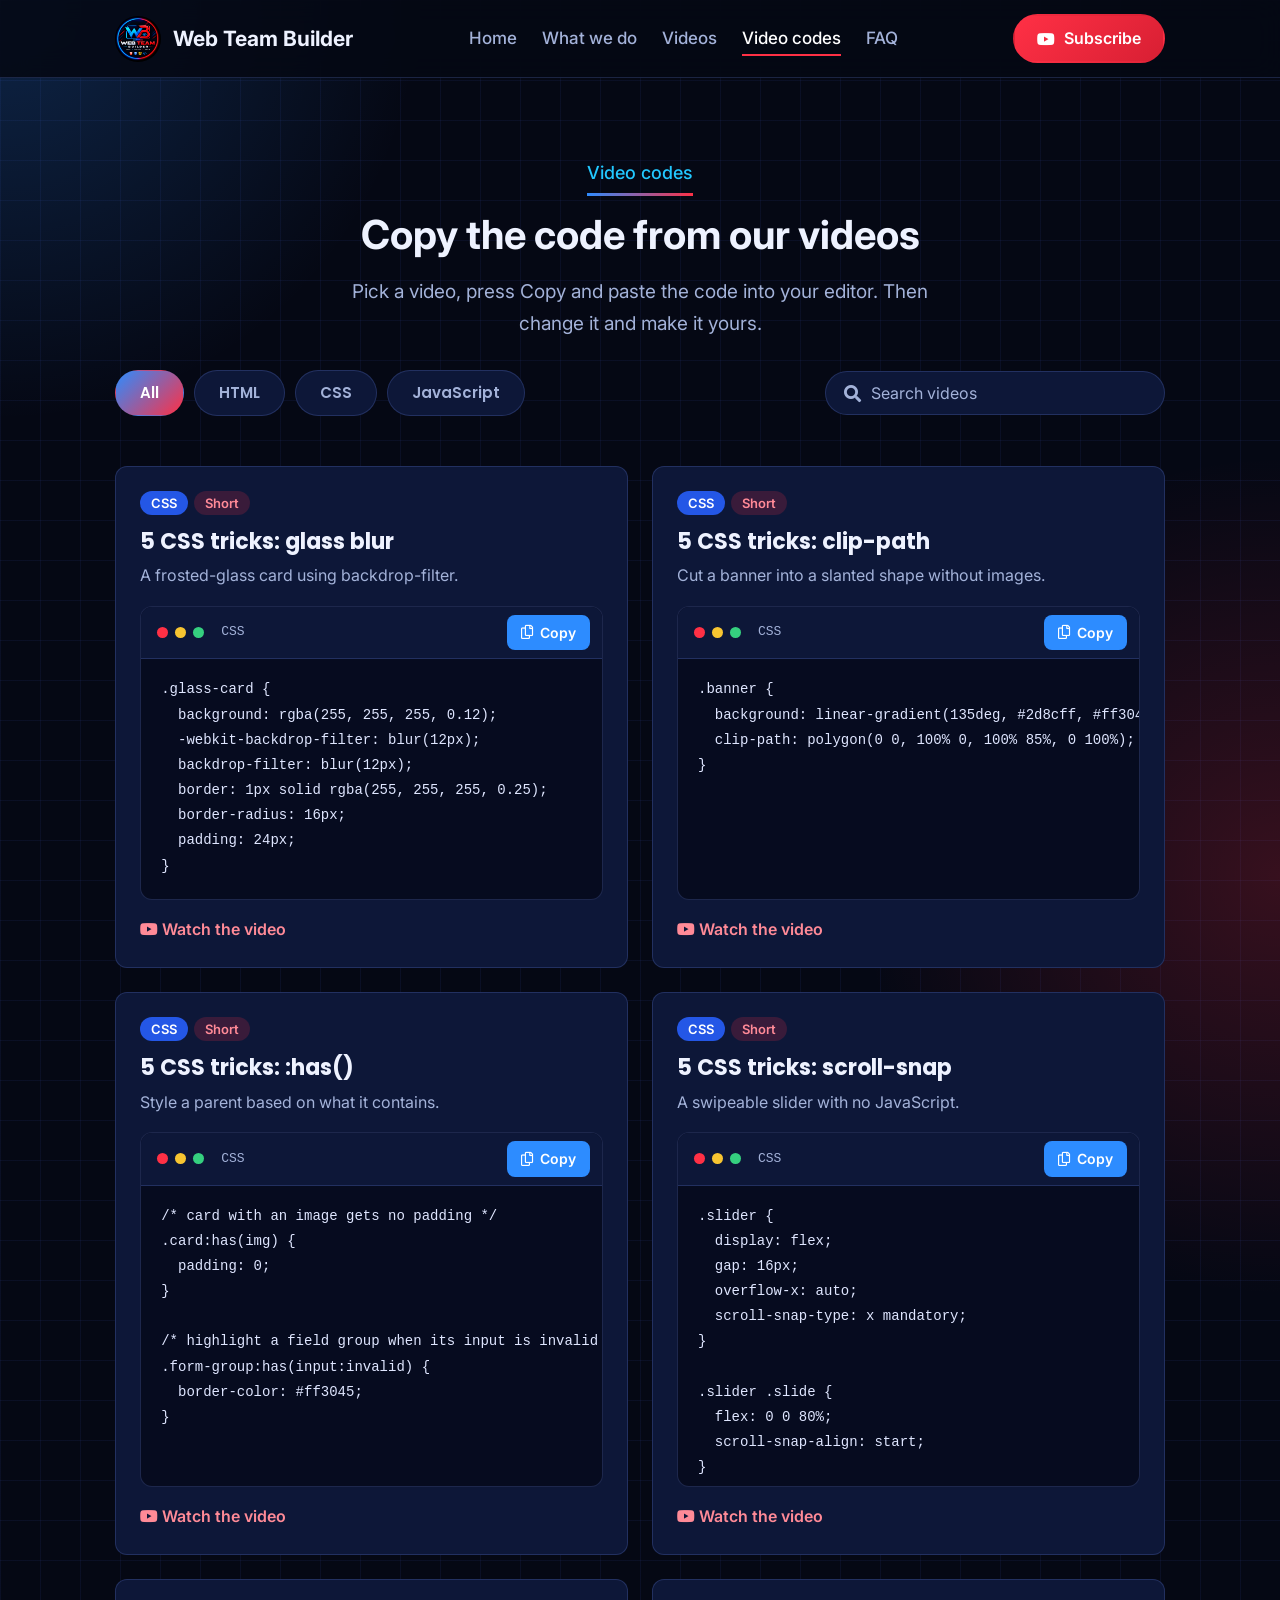
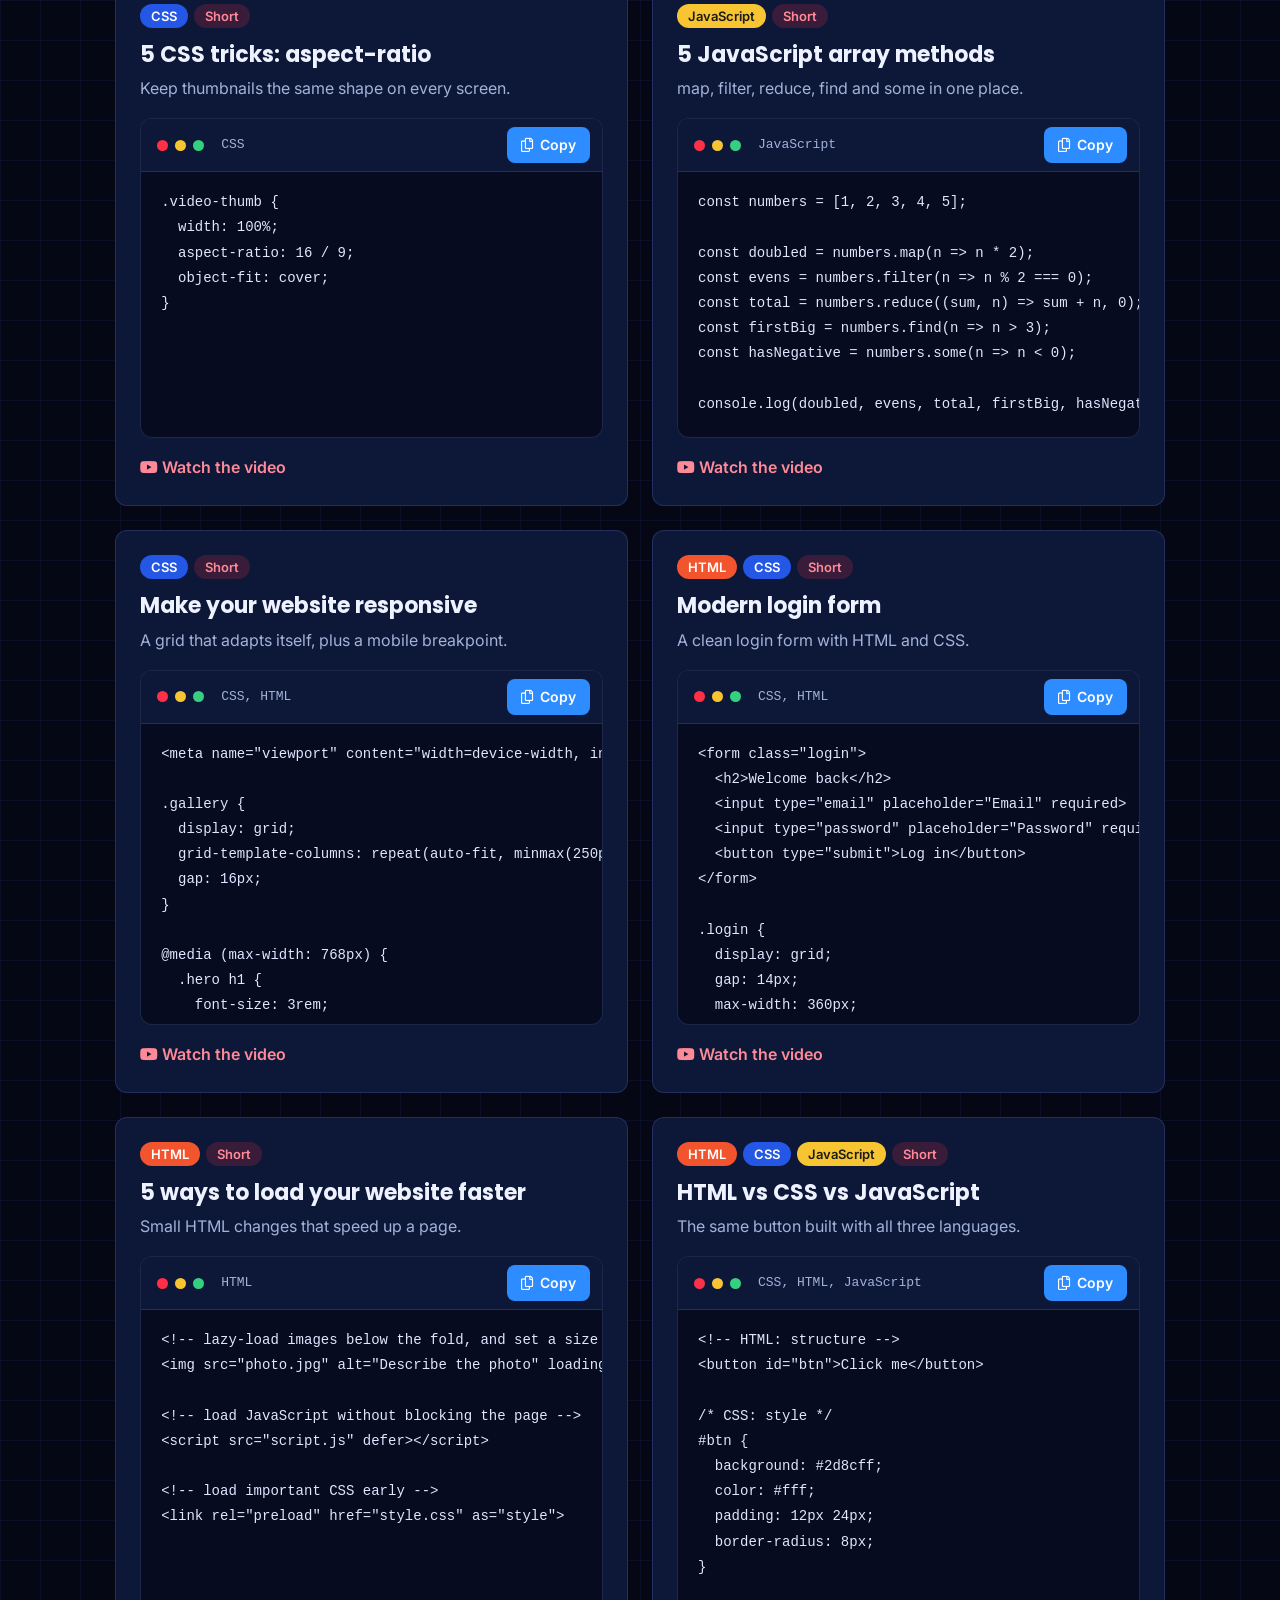
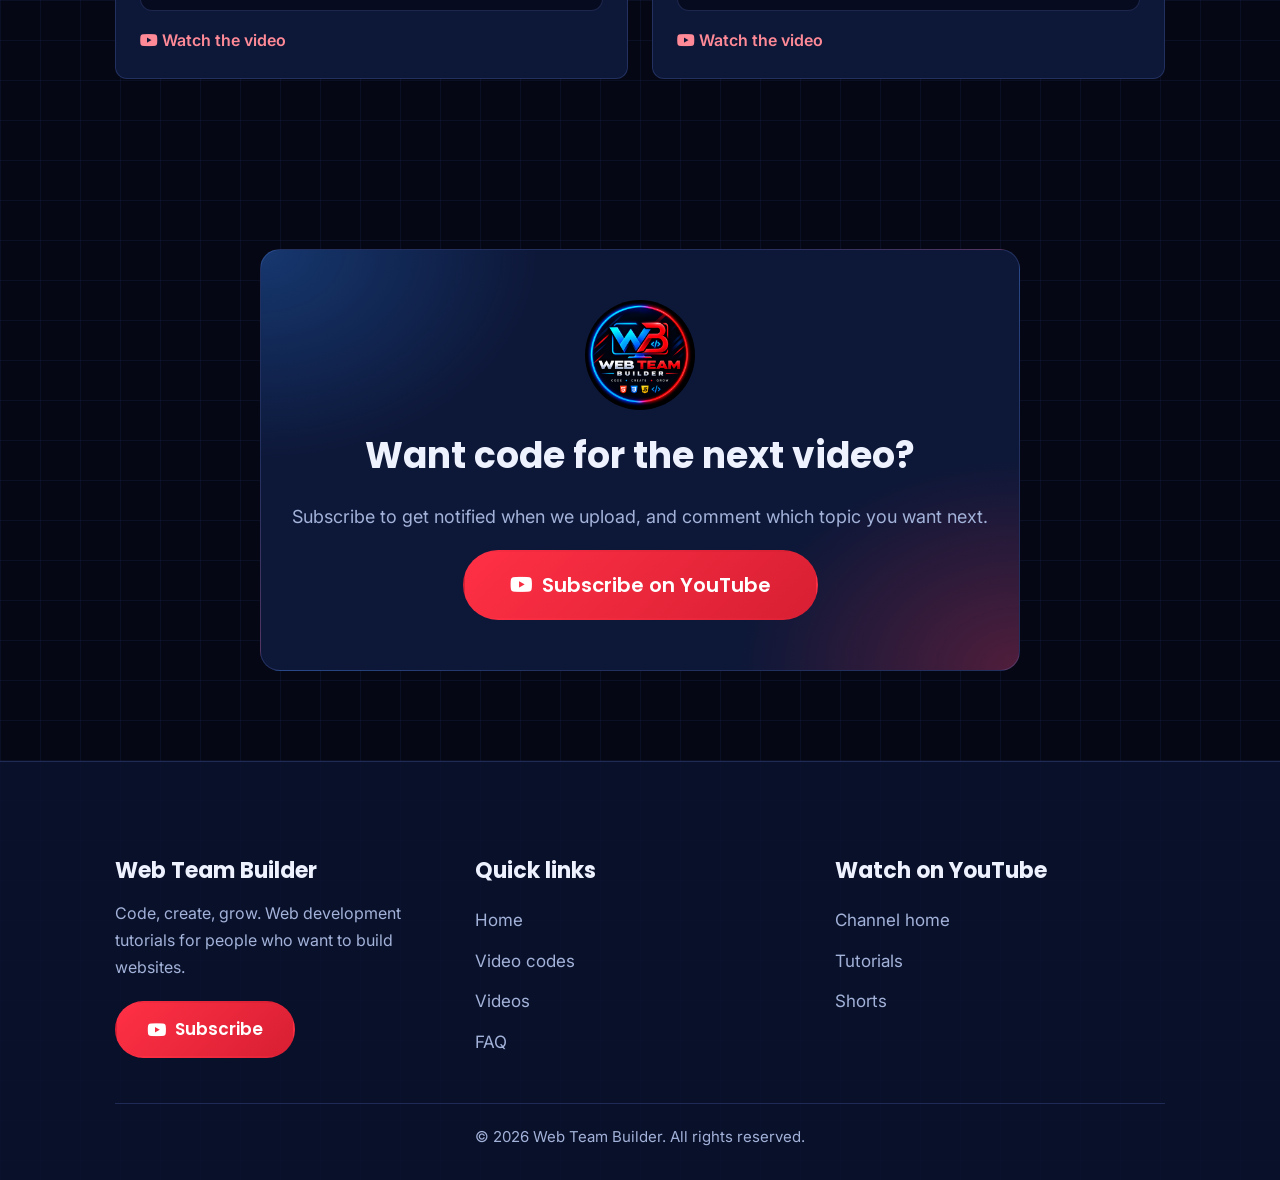
<file: website/videos.html>
<!DOCTYPE html>
<html lang="en">
<head>
    <meta charset="UTF-8">
    <meta http-equiv="X-UA-Compatible" content="IE=edge">
    <meta name="viewport" content="width=device-width, initial-scale=1.0">
    <meta name="theme-color" content="#050814">
    <meta name="description" content="Copy the HTML, CSS and JavaScript code from Web Team Builder videos.">
    <title>Video Codes | Web Team Builder</title>

    <link rel="icon" href="images/favicon.png">
    <link rel="stylesheet" href="https://cdnjs.cloudflare.com/ajax/libs/font-awesome/5.15.4/css/all.min.css">
    <link rel="stylesheet" href="css/style.css">
</head>
<body>

<!-- header section starts -->

<header class="header">

    <a href="index.html" class="logo">
        <img src="images/logo.png" alt="Web Team Builder logo">
        <span>Web Team Builder</span>
    </a>

    <nav class="navbar" aria-label="Main">
        <a href="index.html">Home</a>
        <a href="index.html#services">What we do</a>
        <a href="index.html#content">Videos</a>
        <a href="videos.html" class="current">Video codes</a>
        <a href="index.html#faq">FAQ</a>
    </nav>

    <a href="https://www.youtube.com/channel/UCu9IM22sC3gI85IC5qrIlCg?sub_confirmation=1" class="btn btn-sub" target="_blank" rel="noopener" aria-label="Subscribe on YouTube">
        <i class="fab fa-youtube"></i><span>Subscribe</span>
    </a>

    <button id="menu-btn" class="fas fa-bars" aria-label="Open menu" aria-expanded="false"></button>

</header>

<!-- header section ends -->

<!-- page intro starts -->

<section class="page-hero">
    <div class="heading">
        <span>Video codes</span>
        <h1>Copy the code from our videos</h1>
        <p>Pick a video, press Copy and paste the code into your editor. Then change it and make it yours.</p>
    </div>

    <div class="toolbar">
        <div class="filters" role="group" aria-label="Filter by language">
            <button class="filter active" data-filter="all" type="button">All</button>
            <button class="filter" data-filter="html" type="button">HTML</button>
            <button class="filter" data-filter="css" type="button">CSS</button>
            <button class="filter" data-filter="js" type="button">JavaScript</button>
        </div>
        <label class="search">
            <i class="fas fa-search"></i>
            <input type="search" id="search" placeholder="Search videos" aria-label="Search videos">
        </label>
    </div>
</section>

<!-- page intro ends -->

<!-- code cards start -->

<section class="code-section">

    <div class="code-grid" id="code-grid">

        <article class="code-card" data-cat="css" data-title="5 css tricks: glass blur a frosted-glass card using backdrop-filter.">
            <div class="code-card-top">
                <div class="tags"><span class="tag css">CSS</span><span class="tag kind">Short</span></div>
                <h3>5 CSS tricks: glass blur</h3>
                <p>A frosted-glass card using backdrop-filter.</p>
            </div>
            <div class="code-window">
                <div class="bar"><i></i><i></i><i></i><em>CSS</em>
                    <button class="copy-btn" type="button" aria-label="Copy code for 5 CSS tricks: glass blur"><i class="far fa-copy"></i><span>Copy</span></button>
                </div>
<pre><code>.glass-card {
  background: rgba(255, 255, 255, 0.12);
  -webkit-backdrop-filter: blur(12px);
  backdrop-filter: blur(12px);
  border: 1px solid rgba(255, 255, 255, 0.25);
  border-radius: 16px;
  padding: 24px;
}</code></pre>
            </div>
            <a href="https://www.youtube.com/channel/UCu9IM22sC3gI85IC5qrIlCg/shorts" class="watch" target="_blank" rel="noopener"><i class="fab fa-youtube"></i> Watch the video</a>
        </article>

        <article class="code-card" data-cat="css" data-title="5 css tricks: clip-path cut a banner into a slanted shape without images.">
            <div class="code-card-top">
                <div class="tags"><span class="tag css">CSS</span><span class="tag kind">Short</span></div>
                <h3>5 CSS tricks: clip-path</h3>
                <p>Cut a banner into a slanted shape without images.</p>
            </div>
            <div class="code-window">
                <div class="bar"><i></i><i></i><i></i><em>CSS</em>
                    <button class="copy-btn" type="button" aria-label="Copy code for 5 CSS tricks: clip-path"><i class="far fa-copy"></i><span>Copy</span></button>
                </div>
<pre><code>.banner {
  background: linear-gradient(135deg, #2d8cff, #ff3045);
  clip-path: polygon(0 0, 100% 0, 100% 85%, 0 100%);
}</code></pre>
            </div>
            <a href="https://www.youtube.com/channel/UCu9IM22sC3gI85IC5qrIlCg/shorts" class="watch" target="_blank" rel="noopener"><i class="fab fa-youtube"></i> Watch the video</a>
        </article>

        <article class="code-card" data-cat="css" data-title="5 css tricks: :has() style a parent based on what it contains.">
            <div class="code-card-top">
                <div class="tags"><span class="tag css">CSS</span><span class="tag kind">Short</span></div>
                <h3>5 CSS tricks: :has()</h3>
                <p>Style a parent based on what it contains.</p>
            </div>
            <div class="code-window">
                <div class="bar"><i></i><i></i><i></i><em>CSS</em>
                    <button class="copy-btn" type="button" aria-label="Copy code for 5 CSS tricks: :has()"><i class="far fa-copy"></i><span>Copy</span></button>
                </div>
<pre><code>/* card with an image gets no padding */
.card:has(img) {
  padding: 0;
}

/* highlight a field group when its input is invalid */
.form-group:has(input:invalid) {
  border-color: #ff3045;
}</code></pre>
            </div>
            <a href="https://www.youtube.com/channel/UCu9IM22sC3gI85IC5qrIlCg/shorts" class="watch" target="_blank" rel="noopener"><i class="fab fa-youtube"></i> Watch the video</a>
        </article>

        <article class="code-card" data-cat="css" data-title="5 css tricks: scroll-snap a swipeable slider with no javascript.">
            <div class="code-card-top">
                <div class="tags"><span class="tag css">CSS</span><span class="tag kind">Short</span></div>
                <h3>5 CSS tricks: scroll-snap</h3>
                <p>A swipeable slider with no JavaScript.</p>
            </div>
            <div class="code-window">
                <div class="bar"><i></i><i></i><i></i><em>CSS</em>
                    <button class="copy-btn" type="button" aria-label="Copy code for 5 CSS tricks: scroll-snap"><i class="far fa-copy"></i><span>Copy</span></button>
                </div>
<pre><code>.slider {
  display: flex;
  gap: 16px;
  overflow-x: auto;
  scroll-snap-type: x mandatory;
}

.slider .slide {
  flex: 0 0 80%;
  scroll-snap-align: start;
}</code></pre>
            </div>
            <a href="https://www.youtube.com/channel/UCu9IM22sC3gI85IC5qrIlCg/shorts" class="watch" target="_blank" rel="noopener"><i class="fab fa-youtube"></i> Watch the video</a>
        </article>

        <article class="code-card" data-cat="css" data-title="5 css tricks: aspect-ratio keep thumbnails the same shape on every screen.">
            <div class="code-card-top">
                <div class="tags"><span class="tag css">CSS</span><span class="tag kind">Short</span></div>
                <h3>5 CSS tricks: aspect-ratio</h3>
                <p>Keep thumbnails the same shape on every screen.</p>
            </div>
            <div class="code-window">
                <div class="bar"><i></i><i></i><i></i><em>CSS</em>
                    <button class="copy-btn" type="button" aria-label="Copy code for 5 CSS tricks: aspect-ratio"><i class="far fa-copy"></i><span>Copy</span></button>
                </div>
<pre><code>.video-thumb {
  width: 100%;
  aspect-ratio: 16 / 9;
  object-fit: cover;
}</code></pre>
            </div>
            <a href="https://www.youtube.com/channel/UCu9IM22sC3gI85IC5qrIlCg/shorts" class="watch" target="_blank" rel="noopener"><i class="fab fa-youtube"></i> Watch the video</a>
        </article>

        <article class="code-card" data-cat="js" data-title="5 javascript array methods map, filter, reduce, find and some in one place.">
            <div class="code-card-top">
                <div class="tags"><span class="tag js">JavaScript</span><span class="tag kind">Short</span></div>
                <h3>5 JavaScript array methods</h3>
                <p>map, filter, reduce, find and some in one place.</p>
            </div>
            <div class="code-window">
                <div class="bar"><i></i><i></i><i></i><em>JavaScript</em>
                    <button class="copy-btn" type="button" aria-label="Copy code for 5 JavaScript array methods"><i class="far fa-copy"></i><span>Copy</span></button>
                </div>
<pre><code>const numbers = [1, 2, 3, 4, 5];

const doubled = numbers.map(n =&gt; n * 2);
const evens = numbers.filter(n =&gt; n % 2 === 0);
const total = numbers.reduce((sum, n) =&gt; sum + n, 0);
const firstBig = numbers.find(n =&gt; n &gt; 3);
const hasNegative = numbers.some(n =&gt; n &lt; 0);

console.log(doubled, evens, total, firstBig, hasNegative);</code></pre>
            </div>
            <a href="https://www.youtube.com/channel/UCu9IM22sC3gI85IC5qrIlCg/shorts" class="watch" target="_blank" rel="noopener"><i class="fab fa-youtube"></i> Watch the video</a>
        </article>

        <article class="code-card" data-cat="css" data-title="make your website responsive a grid that adapts itself, plus a mobile breakpoint.">
            <div class="code-card-top">
                <div class="tags"><span class="tag css">CSS</span><span class="tag kind">Short</span></div>
                <h3>Make your website responsive</h3>
                <p>A grid that adapts itself, plus a mobile breakpoint.</p>
            </div>
            <div class="code-window">
                <div class="bar"><i></i><i></i><i></i><em>CSS, HTML</em>
                    <button class="copy-btn" type="button" aria-label="Copy code for Make your website responsive"><i class="far fa-copy"></i><span>Copy</span></button>
                </div>
<pre><code>&lt;meta name=&quot;viewport&quot; content=&quot;width=device-width, initial-scale=1.0&quot;&gt;

.gallery {
  display: grid;
  grid-template-columns: repeat(auto-fit, minmax(250px, 1fr));
  gap: 16px;
}

@media (max-width: 768px) {
  .hero h1 {
    font-size: 3rem;
  }
}</code></pre>
            </div>
            <a href="https://www.youtube.com/channel/UCu9IM22sC3gI85IC5qrIlCg/shorts" class="watch" target="_blank" rel="noopener"><i class="fab fa-youtube"></i> Watch the video</a>
        </article>

        <article class="code-card" data-cat="html css" data-title="modern login form a clean login form with html and css.">
            <div class="code-card-top">
                <div class="tags"><span class="tag html">HTML</span><span class="tag css">CSS</span><span class="tag kind">Short</span></div>
                <h3>Modern login form</h3>
                <p>A clean login form with HTML and CSS.</p>
            </div>
            <div class="code-window">
                <div class="bar"><i></i><i></i><i></i><em>CSS, HTML</em>
                    <button class="copy-btn" type="button" aria-label="Copy code for Modern login form"><i class="far fa-copy"></i><span>Copy</span></button>
                </div>
<pre><code>&lt;form class=&quot;login&quot;&gt;
  &lt;h2&gt;Welcome back&lt;/h2&gt;
  &lt;input type=&quot;email&quot; placeholder=&quot;Email&quot; required&gt;
  &lt;input type=&quot;password&quot; placeholder=&quot;Password&quot; required&gt;
  &lt;button type=&quot;submit&quot;&gt;Log in&lt;/button&gt;
&lt;/form&gt;

.login {
  display: grid;
  gap: 14px;
  max-width: 360px;
  margin: 40px auto;
  padding: 32px;
  background: #0d1738;
  border-radius: 16px;
  color: #fff;
}

.login input {
  padding: 12px 14px;
  border: 1px solid #2a3a73;
  border-radius: 8px;
  background: #050814;
  color: #fff;
}

.login button {
  padding: 12px;
  border: 0;
  border-radius: 8px;
  background: #ff3045;
  color: #fff;
  font-weight: 600;
  cursor: pointer;
}</code></pre>
            </div>
            <a href="https://www.youtube.com/channel/UCu9IM22sC3gI85IC5qrIlCg/shorts" class="watch" target="_blank" rel="noopener"><i class="fab fa-youtube"></i> Watch the video</a>
        </article>

        <article class="code-card" data-cat="html" data-title="5 ways to load your website faster small html changes that speed up a page.">
            <div class="code-card-top">
                <div class="tags"><span class="tag html">HTML</span><span class="tag kind">Short</span></div>
                <h3>5 ways to load your website faster</h3>
                <p>Small HTML changes that speed up a page.</p>
            </div>
            <div class="code-window">
                <div class="bar"><i></i><i></i><i></i><em>HTML</em>
                    <button class="copy-btn" type="button" aria-label="Copy code for 5 ways to load your website faster"><i class="far fa-copy"></i><span>Copy</span></button>
                </div>
<pre><code>&lt;!-- lazy-load images below the fold, and set a size --&gt;
&lt;img src=&quot;photo.jpg&quot; alt=&quot;Describe the photo&quot; loading=&quot;lazy&quot; width=&quot;800&quot; height=&quot;450&quot;&gt;

&lt;!-- load JavaScript without blocking the page --&gt;
&lt;script src=&quot;script.js&quot; defer&gt;&lt;/script&gt;

&lt;!-- load important CSS early --&gt;
&lt;link rel=&quot;preload&quot; href=&quot;style.css&quot; as=&quot;style&quot;&gt;</code></pre>
            </div>
            <a href="https://www.youtube.com/channel/UCu9IM22sC3gI85IC5qrIlCg/shorts" class="watch" target="_blank" rel="noopener"><i class="fab fa-youtube"></i> Watch the video</a>
        </article>

        <article class="code-card" data-cat="html css js" data-title="html vs css vs javascript the same button built with all three languages.">
            <div class="code-card-top">
                <div class="tags"><span class="tag html">HTML</span><span class="tag css">CSS</span><span class="tag js">JavaScript</span><span class="tag kind">Short</span></div>
                <h3>HTML vs CSS vs JavaScript</h3>
                <p>The same button built with all three languages.</p>
            </div>
            <div class="code-window">
                <div class="bar"><i></i><i></i><i></i><em>CSS, HTML, JavaScript</em>
                    <button class="copy-btn" type="button" aria-label="Copy code for HTML vs CSS vs JavaScript"><i class="far fa-copy"></i><span>Copy</span></button>
                </div>
<pre><code>&lt;!-- HTML: structure --&gt;
&lt;button id=&quot;btn&quot;&gt;Click me&lt;/button&gt;

/* CSS: style */
#btn {
  background: #2d8cff;
  color: #fff;
  padding: 12px 24px;
  border-radius: 8px;
}

// JavaScript: behavior
document.querySelector(&#x27;#btn&#x27;).addEventListener(&#x27;click&#x27;, () =&gt; {
  alert(&#x27;Hello!&#x27;);
});</code></pre>
            </div>
            <a href="https://www.youtube.com/channel/UCu9IM22sC3gI85IC5qrIlCg/shorts" class="watch" target="_blank" rel="noopener"><i class="fab fa-youtube"></i> Watch the video</a>
        </article>
    </div>

    <p class="empty" id="empty" hidden>No videos match your search. Try another word or choose All.</p>

</section>

<!-- code cards end -->

<!-- subscribe section starts -->

<section class="newsletter" id="subscribe">
    <div class="content">
        <img src="images/logo.png" alt="" class="sub-logo" loading="lazy">
        <h3>Want code for the next video?</h3>
        <p>Subscribe to get notified when we upload, and comment which topic you want next.</p>
        <a href="https://www.youtube.com/channel/UCu9IM22sC3gI85IC5qrIlCg?sub_confirmation=1" class="btn btn-sub btn-lg" target="_blank" rel="noopener"><i class="fab fa-youtube"></i> Subscribe on YouTube</a>
    </div>
</section>

<!-- subscribe section ends -->

<!-- footer section starts -->

<section class="footer">

    <div class="box-container">

        <div class="box brand">
            <h3>Web Team Builder</h3>
            <p>Code, create, grow. Web development tutorials for people who want to build websites.</p>
            <a href="https://www.youtube.com/channel/UCu9IM22sC3gI85IC5qrIlCg?sub_confirmation=1" class="btn btn-sub" target="_blank" rel="noopener"><i class="fab fa-youtube"></i> Subscribe</a>
        </div>

        <div class="box">
            <h3>Quick links</h3>
            <a href="index.html">Home</a>
            <a href="videos.html">Video codes</a>
            <a href="index.html#content">Videos</a>
            <a href="index.html#faq">FAQ</a>
        </div>

        <div class="box">
            <h3>Watch on YouTube</h3>
            <a href="https://www.youtube.com/channel/UCu9IM22sC3gI85IC5qrIlCg" target="_blank" rel="noopener">Channel home</a>
            <a href="https://www.youtube.com/channel/UCu9IM22sC3gI85IC5qrIlCg/videos" target="_blank" rel="noopener">Tutorials</a>
            <a href="https://www.youtube.com/channel/UCu9IM22sC3gI85IC5qrIlCg/shorts" target="_blank" rel="noopener">Shorts</a>
        </div>

    </div>

    <div class="credit">&copy; 2026 Web Team Builder. All rights reserved.</div>

</section>

<!-- footer section ends -->

<!-- back to top button -->
<button class="to-top" type="button" aria-label="Back to top">
    <svg viewBox="0 0 24 24" width="24" height="24" fill="none" stroke="currentColor" stroke-width="3" stroke-linecap="round" stroke-linejoin="round" aria-hidden="true"><path d="M12 19V5M5 12l7-7 7 7"/></svg>
</button>

<script src="js/videos.js"></script>
<script src="js/effects.js"></script>

</body>
</html>
</file>
<file: website/css/style.css>
@import url("https://fonts.googleapis.com/css2?family=Inter:wght@400;500;600&family=Poppins:wght@600;700;800&display=swap");

/* ---------- theme tokens (from the channel logo + banner) ---------- */
:root {
  --ink: #050814;
  --navy: #0a1230;
  --panel: #0d1738;
  --panel-2: #111e47;
  --line: rgba(120, 150, 255, 0.2);
  --blue: #2d8cff;
  --cyan: #22c8ff;
  --red: #ff3045;
  --red-dark: #d81f33;
  --yellow: #f7c531;
  --orange: #f2542d;
  --text: #eef2ff;
  --muted: #a3b2d9;
  --radius: 1.2rem;
  --display: 'Poppins', 'Segoe UI', Arial, sans-serif;
  --body: 'Inter', 'Segoe UI', Arial, sans-serif;
  --mono: 'Fira Code', Consolas, 'Courier New', monospace;
}

* {
  font-family: var(--body);
  margin: 0;
  padding: 0;
  box-sizing: border-box;
  outline: none;
  border: none;
  text-decoration: none;
}

button {
  background: none;
  color: inherit;
  cursor: pointer;
  font: inherit;
}

:focus-visible {
  outline: 0.3rem solid var(--cyan);
  outline-offset: 0.3rem;
}

html {
  font-size: 62.5%;
  overflow-x: hidden;
  scroll-behavior: smooth;
  scroll-padding-top: 8rem;
}

html::-webkit-scrollbar {
  width: 1rem;
}

html::-webkit-scrollbar-track {
  background: var(--ink);
}

html::-webkit-scrollbar-thumb {
  background: linear-gradient(var(--blue), var(--red));
  border-radius: 1rem;
}

body {
  background-color: var(--ink);
  background-image:
    radial-gradient(60rem 60rem at 0% 0%, rgba(45, 140, 255, 0.22), transparent 70%),
    radial-gradient(60rem 60rem at 100% 20%, rgba(255, 48, 69, 0.2), transparent 70%),
    linear-gradient(rgba(80, 120, 255, 0.07) 0.1rem, transparent 0.1rem),
    linear-gradient(90deg, rgba(80, 120, 255, 0.07) 0.1rem, transparent 0.1rem);
  background-size: auto, auto, 4rem 4rem, 4rem 4rem;
  color: var(--text);
  font-size: 1.7rem;
  line-height: 1.7;
}

section {
  padding: 8rem 9%;
}

/* ---------- shared pieces ---------- */
.heading {
  text-align: center;
  margin-bottom: 4.5rem;
}

.heading > span {
  display: inline-block;
  font-size: 1.8rem;
  font-weight: 500;
  color: var(--cyan);
  padding-bottom: 0.4rem;
  border-bottom: 0.3rem solid;
  border-image: linear-gradient(90deg, var(--blue), var(--red)) 1;
}

.heading h1 {
  font-family: var(--display);
  font-size: 4rem;
  font-weight: 700;
  line-height: 1.25;
  padding-top: 1.4rem;
  max-width: 80rem;
  margin: 0 auto;
}

.btn {
  display: inline-flex;
  align-items: center;
  justify-content: center;
  gap: 0.9rem;
  margin-top: 1rem;
  padding: 1.2rem 3rem;
  font-family: var(--display);
  font-size: 1.7rem;
  font-weight: 600;
  color: #fff;
  background: linear-gradient(135deg, var(--blue), #1f5fe0);
  border: 0.2rem solid transparent;
  border-radius: 10rem;
  cursor: pointer;
  transition: transform 0.2s, box-shadow 0.2s, background 0.2s;
}

.btn:hover {
  transform: translateY(-0.3rem);
  box-shadow: 0 1rem 2.5rem rgba(45, 140, 255, 0.4);
}

.btn-sub {
  background: linear-gradient(135deg, var(--red), var(--red-dark));
}

.btn-sub:hover {
  box-shadow: 0 1rem 2.5rem rgba(255, 48, 69, 0.45);
}

.btn-ghost {
  background: transparent;
  border-color: var(--line);
  color: var(--text);
}

.btn-ghost:hover {
  background: rgba(255, 255, 255, 0.06);
  box-shadow: none;
}

.btn-lg {
  font-size: 2rem;
  padding: 1.6rem 4.5rem;
}

@keyframes floating {
  0%, 100% {
    transform: translateY(0);
  }
  50% {
    transform: translateY(-2.4rem);
  }
}

@keyframes fadeUp {
  0% {
    opacity: 0;
    transform: translateY(2rem);
  }
}

/* ---------- header ---------- */
.header {
  position: sticky;
  top: 0;
  left: 0;
  right: 0;
  z-index: 1000;
  display: flex;
  align-items: center;
  justify-content: space-between;
  gap: 2rem;
  background: rgba(5, 8, 20, 0.88);
  -webkit-backdrop-filter: blur(1.4rem);
  backdrop-filter: blur(1.4rem);
  border-bottom: 0.1rem solid var(--line);
  padding: 1.4rem 9%;
}

.header .logo {
  display: flex;
  align-items: center;
  gap: 1.2rem;
  font-family: var(--display);
  font-size: 2.1rem;
  font-weight: 700;
  color: var(--text);
  white-space: nowrap;
}

.header .logo img {
  height: 4.6rem;
  width: 4.6rem;
  border-radius: 50%;
  object-fit: cover;
}

.header .navbar a {
  margin: 0 1rem;
  font-size: 1.7rem;
  font-weight: 500;
  color: var(--muted);
  padding: 0.6rem 0;
  border-bottom: 0.2rem solid transparent;
  transition: color 0.2s, border-color 0.2s;
}

.header .navbar a:hover,
.header .navbar a.current {
  color: #fff;
  border-color: var(--red);
}

.header .btn {
  margin-top: 0;
  padding: 0.9rem 2.2rem;
  font-size: 1.6rem;
}

#menu-btn {
  font-size: 3rem;
  display: none;
  color: var(--text);
}

/* ---------- home ---------- */
.home {
  min-height: 88vh;
  display: flex;
  align-items: center;
  flex-wrap: wrap;
  gap: 4rem;
}

.home .content {
  flex: 1 1 42rem;
}

.home .content h3 {
  font-family: var(--display);
  font-size: 5.6rem;
  font-weight: 800;
  line-height: 1.12;
  letter-spacing: -0.1rem;
}

.home .content > p:not(.motto) {
  font-size: 2rem;
  padding: 2rem 0 1rem;
  line-height: 1.8;
  color: var(--muted);
  max-width: 58rem;
}

.home .actions {
  display: flex;
  flex-wrap: wrap;
  gap: 1.4rem;
  margin-top: 1rem;
}

.home .actions .btn {
  margin-top: 0;
  padding: 1.4rem 3.2rem;
  font-size: 1.8rem;
}

.tech-chips {
  display: flex;
  flex-wrap: wrap;
  gap: 1rem;
  margin-top: 3rem;
}

.chip {
  font-family: var(--display);
  font-weight: 700;
  font-size: 1.5rem;
  padding: 0.4rem 1.6rem;
  border-radius: 0.8rem;
  color: #fff;
}

.chip.html {
  background: var(--orange);
}

.chip.css {
  background: #2457e6;
}

.chip.js {
  background: var(--yellow);
  color: #1a1a1a;
}

.chip.code {
  background: var(--blue);
}

.motto {
  display: flex;
  align-items: center;
  flex-wrap: wrap;
  gap: 1.2rem;
  margin-top: 2.6rem;
  font-family: var(--display);
  font-size: 2rem;
  letter-spacing: 0.3rem;
  color: #dfe6ff;
}

.motto b {
  font-weight: 600;
}

.motto i {
  width: 0.8rem;
  height: 0.8rem;
  border-radius: 50%;
  background: var(--blue);
}

.motto i.r {
  background: var(--red);
}

.home .image {
  position: relative;
  flex: 1 1 36rem;
  display: flex;
  justify-content: center;
}

.home .image img {
  position: relative;
  z-index: 1;
  width: 100%;
  max-width: 46rem;
  border-radius: 50%;
  box-shadow: -2.5rem 0 8rem rgba(45, 140, 255, 0.4), 2.5rem 0 8rem rgba(255, 48, 69, 0.4);
  animation: floating 6s ease-in-out infinite;
}

.float-sym {
  position: absolute;
  z-index: 0;
  font-family: var(--mono);
  font-weight: 700;
  font-size: 5rem;
  opacity: 0.35;
}

.float-sym.s1 {
  top: 2%;
  left: 2%;
  color: var(--blue);
}

.float-sym.s2 {
  top: 8%;
  right: 2%;
  color: var(--red);
}

.float-sym.s3 {
  bottom: 6%;
  left: 4%;
  color: var(--red);
}

.float-sym.s4 {
  bottom: 2%;
  right: 4%;
  color: var(--blue);
}

/* ---------- services ---------- */
.services {
  background: rgba(10, 18, 48, 0.55);
}

.services .box-container,
.steps .box-container,
.formats .panel {
  display: grid;
  grid-template-columns: repeat(auto-fit, minmax(30rem, 1fr));
  gap: 2rem;
}

.services .box-container .box {
  background: var(--panel);
  border: 0.1rem solid var(--line);
  padding: 3.4rem 2.6rem;
  border-radius: var(--radius);
  transition: border-color 0.2s;
}

.services .box-container .box:hover {
  border-color: var(--blue);
}

.services .box-container .box i {
  display: grid;
  place-items: center;
  height: 6.4rem;
  width: 6.4rem;
  margin-bottom: 1.4rem;
  border-radius: 1.4rem;
  font-size: 2.8rem;
  color: #fff;
  background: linear-gradient(135deg, var(--blue), var(--cyan));
}

.services .box-container .box:nth-child(even) i {
  background: linear-gradient(135deg, var(--red), #ff6a4d);
}

.services .box-container .box h3 {
  font-family: var(--display);
  font-size: 2.2rem;
  padding: 1rem 0;
}

.services .box-container .box p {
  line-height: 1.8;
  font-size: 1.6rem;
  color: var(--muted);
}

/* ---------- about ---------- */
.about {
  min-height: 85vh;
  display: flex;
  align-items: center;
  flex-wrap: wrap;
  gap: 4rem;
}

.about .image {
  flex: 1 1 46rem;
}

.about .image img {
  width: 100%;
  border-radius: var(--radius);
  border: 0.1rem solid var(--line);
  box-shadow: -2rem 0 6rem rgba(45, 140, 255, 0.2), 2rem 0 6rem rgba(255, 48, 69, 0.2);
}

.about .content {
  flex: 1 1 42rem;
}

.about .content h3 {
  font-family: var(--display);
  font-size: 4rem;
  line-height: 1.3;
}

.about .content p {
  font-size: 1.8rem;
  line-height: 1.9;
  padding: 1rem 0;
  color: var(--muted);
  max-width: 62rem;
}

/* ---------- steps ---------- */
.steps {
  background: rgba(10, 18, 48, 0.55);
}

.steps .box-container .box {
  text-align: center;
  padding: 3rem 2rem;
}

.step-icon {
  position: relative;
  display: grid;
  place-items: center;
  height: 12rem;
  width: 12rem;
  margin: 0 auto 1rem;
  border-radius: 50%;
  font-size: 4.4rem;
  background: var(--panel-2);
  border: 0.2rem solid transparent;
  background-image: linear-gradient(var(--panel-2), var(--panel-2)), linear-gradient(135deg, var(--blue), var(--red));
  background-origin: border-box;
  background-clip: padding-box, border-box;
}

.step-icon b {
  position: absolute;
  top: -0.4rem;
  right: -0.4rem;
  display: grid;
  place-items: center;
  height: 3.6rem;
  width: 3.6rem;
  border-radius: 50%;
  background: var(--red);
  font-family: var(--display);
  font-size: 1.8rem;
}

.steps .box-container .box h3 {
  font-family: var(--display);
  font-size: 2.4rem;
  padding: 1.6rem 0 0.6rem;
}

.steps .box-container .box p {
  font-size: 1.6rem;
  line-height: 1.8;
  color: var(--muted);
  max-width: 34rem;
  margin: 0 auto;
}

/* ---------- features ---------- */
.features .box-container .box {
  display: flex;
  flex-wrap: wrap;
  gap: 4rem;
  align-items: center;
  min-height: 40vh;
  margin-bottom: 5rem;
}

.features .box-container .box:last-child {
  margin-bottom: 0;
}

.features .box-container .box:nth-child(even) {
  flex-flow: row-reverse wrap;
}

.features .box-container .box .image {
  flex: 1 1 42rem;
}

.features .box-container .box .content {
  flex: 1 1 42rem;
}

.features .box-container .box .content h3 {
  font-family: var(--display);
  font-size: 3.2rem;
  line-height: 1.35;
}

.features .box-container .box .content p {
  padding: 1.5rem 0;
  line-height: 1.9;
  font-size: 1.7rem;
  color: var(--muted);
  max-width: 54rem;
}

.code-window {
  background: #060b1f;
  border: 0.1rem solid var(--line);
  border-radius: var(--radius);
  overflow: hidden;
  box-shadow: 0 2rem 6rem rgba(0, 0, 0, 0.5);
}

.code-window .bar {
  display: flex;
  align-items: center;
  gap: 0.7rem;
  padding: 1.2rem 1.6rem;
  background: var(--panel);
  border-bottom: 0.1rem solid var(--line);
}

.code-window .bar > i {
  height: 1.1rem;
  width: 1.1rem;
  border-radius: 50%;
  background: var(--red);
}

.code-window .bar > i:nth-child(2) {
  background: var(--yellow);
}

.code-window .bar > i:nth-child(3) {
  background: #35d07f;
}

.code-window .bar em {
  margin-left: 1rem;
  font-style: normal;
  font-family: var(--mono);
  font-size: 1.3rem;
  color: var(--muted);
}

.code-window pre {
  padding: 2.4rem 2.4rem 2.8rem;
  overflow-x: auto;
  font-family: var(--mono);
  font-size: 1.5rem;
  line-height: 1.9;
  color: #dfe6ff;
  tab-size: 2;
}

.code-window pre span {
  font-family: var(--mono);
}

.code-window .t {
  color: #ff6b7a;
}

.code-window .a {
  color: var(--cyan);
}

.code-window .s {
  color: var(--yellow);
}

.code-window .c {
  color: #6f7fae;
}

.code-window .k {
  color: #6aa8ff;
}

.code-window .f {
  color: #c79bff;
}

/* ---------- formats (shorts / tutorials) ---------- */
.formats {
  background: rgba(10, 18, 48, 0.55);
  text-align: center;
}

.format-toggler {
  display: inline-flex;
  border-radius: 10rem;
  padding: 0.5rem;
  margin-bottom: 4rem;
  background: var(--panel);
  border: 0.1rem solid var(--line);
}

.format-toggler span {
  display: inline-block;
  font-family: var(--display);
  font-weight: 600;
  padding: 1rem 3.6rem;
  font-size: 1.7rem;
  cursor: pointer;
  color: var(--muted);
  border-radius: 10rem;
  transition: background 0.2s, color 0.2s;
}

.format-toggler span.active {
  background: linear-gradient(135deg, var(--blue), var(--red));
  color: #fff;
}

.formats .panel {
  display: none;
  text-align: left;
}

.formats .panel.active {
  display: grid;
}

.formats .panel .box {
  display: flex;
  flex-direction: column;
  align-items: flex-start;
  padding: 3rem 2.6rem;
  border-radius: var(--radius);
  background: var(--panel);
  border: 0.1rem solid var(--line);
  animation: fadeUp 0.25s ease-out backwards;
}

.formats .panel .box:nth-child(2) {
  border-color: var(--blue);
}

.formats .panel .box h3 {
  font-family: var(--display);
  font-size: 2.2rem;
  margin-bottom: 1rem;
}

.formats .panel .box .list {
  padding: 1rem 0 2rem;
  flex: 1;
}

.formats .panel .box .list p {
  padding: 0.7rem 0;
  font-size: 1.6rem;
  color: var(--muted);
}

.formats .panel .box .list p i {
  padding-right: 0.8rem;
  color: var(--cyan);
}

/* ---------- reviews / slider ---------- */
.reviews .slide-container .slide {
  text-align: center;
  max-width: 64rem;
  margin: 1rem auto;
  padding: 3.6rem 3rem;
  display: none;
  background: var(--panel);
  border: 0.1rem solid var(--line);
  border-radius: var(--radius);
}

.reviews .slide-container .slide.active {
  display: block;
}

.reviews .slide-container .slide img {
  height: 10rem;
  width: 10rem;
  border-radius: 50%;
  object-fit: cover;
  background: #fff;
  animation: fadeUp 0.25s ease-out backwards;
}

.reviews .slide-container .slide h3 {
  padding-top: 1.6rem;
  font-family: var(--display);
  font-size: 2.6rem;
  animation: fadeUp 0.25s ease-out 0.05s backwards;
}

.reviews .slide-container .slide p {
  padding: 1rem 0 1.4rem;
  font-size: 1.8rem;
  line-height: 1.9;
  color: var(--muted);
  animation: fadeUp 0.25s ease-out 0.1s backwards;
}

.reviews .slide-container .slide span {
  display: inline-block;
  padding: 0.3rem 1.6rem;
  border-radius: 10rem;
  background: rgba(255, 48, 69, 0.16);
  color: #ff8a97;
  font-size: 1.5rem;
  font-weight: 500;
  animation: fadeUp 0.25s ease-out 0.15s backwards;
}

.reviews .controls {
  text-align: center;
  margin-top: 2rem;
}

.reviews .controls button {
  font-size: 4.4rem;
  margin: 0 1.4rem;
  color: var(--text);
  transition: transform 0.2s, color 0.2s;
}

.reviews .controls button:hover {
  transform: scale(1.15);
  color: var(--cyan);
}

/* ---------- faq ---------- */
.faq {
  background: rgba(10, 18, 48, 0.55);
}

.faq .accordion-container {
  margin: 1rem auto;
  max-width: 76rem;
}

.faq .accordion-container .accordion {
  margin: 1.2rem 0;
  background: var(--panel);
  border: 0.1rem solid var(--line);
  border-radius: var(--radius);
  overflow: hidden;
}

.faq .accordion-container .accordion.active {
  border-color: var(--blue);
}

.faq .accordion-container .accordion.active .accordion-heading i {
  transform: rotate(180deg);
}

.faq .accordion-container .accordion.active .accordion-content {
  display: block;
}

.faq .accordion-container .accordion .accordion-heading {
  width: 100%;
  text-align: left;
  padding: 2rem 2.4rem;
  display: flex;
  align-items: center;
  justify-content: space-between;
  gap: 1.5rem;
  color: var(--text);
}

.faq .accordion-container .accordion .accordion-heading h3 {
  font-family: var(--display);
  font-size: 2rem;
  line-height: 1.5;
}

.faq .accordion-container .accordion .accordion-heading i {
  font-size: 2rem;
  color: var(--cyan);
  transition: 0.2s linear;
}

.faq .accordion-container .accordion .accordion-content {
  padding: 0 2.4rem 2.2rem;
  line-height: 1.9;
  font-size: 1.7rem;
  color: var(--muted);
  display: none;
  animation: fadeUp 0.2s linear backwards;
}

/* ---------- subscribe cta ---------- */
.newsletter .content {
  text-align: center;
  max-width: 76rem;
  margin: 1rem auto;
  padding: 5rem 3rem;
  border-radius: 2rem;
  border: 0.1rem solid var(--line);
  background:
    radial-gradient(40rem 30rem at 0% 0%, rgba(45, 140, 255, 0.28), transparent 70%),
    radial-gradient(40rem 30rem at 100% 100%, rgba(255, 48, 69, 0.28), transparent 70%),
    var(--panel);
}

.newsletter .content .sub-logo {
  height: 11rem;
  width: 11rem;
  border-radius: 50%;
  margin-bottom: 1.4rem;
}

.newsletter .content h3 {
  font-family: var(--display);
  font-size: 3.6rem;
  line-height: 1.3;
  margin-bottom: 1rem;
}

.newsletter .content p {
  padding: 1rem 0 1.6rem;
  line-height: 1.9;
  font-size: 1.8rem;
  color: var(--muted);
}

.newsletter .content p.small {
  padding: 1.6rem 0 0;
  font-size: 1.5rem;
}

.newsletter .content .btn {
  margin-top: 0;
}

/* ---------- footer ---------- */
.footer {
  background: rgba(10, 18, 48, 0.8);
  border-top: 0.1rem solid var(--line);
  padding-bottom: 3rem;
}

.footer .box-container {
  display: grid;
  grid-template-columns: repeat(auto-fit, minmax(24rem, 1fr));
  gap: 3rem;
}

.footer .box-container .box h3 {
  font-family: var(--display);
  font-size: 2.2rem;
  padding: 1rem 0;
}

.footer .box-container .box.brand p {
  color: var(--muted);
  font-size: 1.6rem;
  padding-bottom: 1rem;
  max-width: 34rem;
}

.footer .box-container .box a:not(.btn) {
  font-size: 1.7rem;
  color: var(--muted);
  display: block;
  padding: 0.6rem 0;
  transition: color 0.2s;
}

.footer .box-container .box a:not(.btn):hover {
  color: #fff;
  text-decoration: underline;
}

.footer .credit {
  text-align: center;
  padding: 2rem 1rem 0;
  margin-top: 4rem;
  border-top: 0.1rem solid var(--line);
  font-size: 1.5rem;
  color: var(--muted);
}

/* ---------- responsive ---------- */
@media (max-width: 1200px) {
  .header {
    padding: 1.4rem 2rem;
  }
  section {
    padding: 6rem 2rem;
  }
  .home .content h3 {
    font-size: 4.6rem;
  }
}

@media (max-width: 991px) {
  html {
    font-size: 55%;
  }
}

@media (max-width: 768px) {
  .header .btn {
    order: 2;
    margin-left: auto;
  }
  #menu-btn {
    order: 3;
    display: inline-block;
    transition: 0.2s linear;
  }
  #menu-btn.fa-times {
    transform: rotate(180deg);
  }
  .header .navbar {
    position: absolute;
    top: 99%;
    left: 0;
    right: 0;
    border-top: 0.1rem solid var(--line);
    background: var(--ink);
    clip-path: polygon(0 0, 100% 0, 100% 0, 0 0);
    transition: 0.2s linear;
  }
  .header .navbar.active {
    clip-path: polygon(0 0, 100% 0, 100% 100%, 0 100%);
  }
  .header .navbar a {
    display: block;
    margin: 0;
    padding: 1.6rem 2rem;
    border-bottom: 0.1rem solid var(--line);
  }
  .home {
    min-height: auto;
    padding-top: 4rem;
  }
  .home .image {
    order: -1;
  }
  .home .image img {
    max-width: 30rem;
  }
  .features .box-container .box:nth-child(even) {
    flex-flow: row wrap;
  }
}

@media (max-width: 450px) {
  html {
    font-size: 50%;
  }
  .header .logo span {
    display: none;
  }
  .header .btn span {
    display: inline;
  }
  .heading h1 {
    font-size: 3rem;
  }
  .home .content h3 {
    font-size: 3.6rem;
  }
  .home .actions .btn {
    width: 100%;
  }
  .motto {
    letter-spacing: 0.15rem;
    font-size: 1.8rem;
  }
  .format-toggler span {
    padding: 1rem 2.6rem;
  }
  .newsletter .content h3 {
    font-size: 2.8rem;
  }
  .btn-lg {
    padding: 1.4rem 2.4rem;
    font-size: 1.8rem;
  }
}

@media (prefers-reduced-motion: reduce) {
  html {
    scroll-behavior: auto;
  }
  *, *::before, *::after {
    animation: none !important;
    transition: none !important;
  }
}

/* ---------- video codes page ---------- */
.page-hero {
  padding-bottom: 2rem;
}

.page-hero .heading {
  margin-bottom: 3rem;
}

.page-hero .heading p {
  max-width: 62rem;
  margin: 1.6rem auto 0;
  font-size: 1.9rem;
  color: var(--muted);
}

.toolbar {
  display: flex;
  flex-wrap: wrap;
  align-items: center;
  justify-content: space-between;
  gap: 1.6rem;
  max-width: 120rem;
  margin: 0 auto;
}

.filters {
  display: flex;
  flex-wrap: wrap;
  gap: 1rem;
}

.filter {
  padding: 0.9rem 2.4rem;
  border-radius: 10rem;
  border: 0.1rem solid var(--line);
  background: var(--panel);
  color: var(--muted);
  font-family: var(--display);
  font-weight: 600;
  font-size: 1.5rem;
  transition: background 0.2s, color 0.2s;
}

.filter:hover {
  color: #fff;
}

.filter.active {
  background: linear-gradient(135deg, var(--blue), var(--red));
  border-color: transparent;
  color: #fff;
}

.search {
  display: flex;
  align-items: center;
  gap: 1rem;
  flex: 0 1 34rem;
  padding: 0 1.8rem;
  border-radius: 10rem;
  border: 0.1rem solid var(--line);
  background: var(--panel);
  color: var(--muted);
}

.search:focus-within {
  border-color: var(--cyan);
}

.search input {
  width: 100%;
  padding: 1.1rem 0;
  background: none;
  color: var(--text);
  font-size: 1.6rem;
}

.search input::placeholder {
  color: var(--muted);
}

.code-section {
  padding-top: 3rem;
}

.code-grid {
  display: grid;
  grid-template-columns: repeat(auto-fit, minmax(min(100%, 38rem), 1fr));
  gap: 2.4rem;
  max-width: 120rem;
  margin: 0 auto;
}

.code-card {
  display: flex;
  flex-direction: column;
  gap: 1.6rem;
  min-width: 0;
  padding: 2.4rem;
  border-radius: var(--radius);
  background: var(--panel);
  border: 0.1rem solid var(--line);
}

.code-card[hidden],
.empty[hidden] {
  display: none;
}

.code-card h3 {
  font-family: var(--display);
  font-size: 2.2rem;
  padding: 0.8rem 0 0.2rem;
}

.code-card p {
  font-size: 1.6rem;
  color: var(--muted);
}

.tags {
  display: flex;
  flex-wrap: wrap;
  gap: 0.6rem;
}

.tag {
  padding: 0.1rem 1.1rem;
  border-radius: 10rem;
  font-size: 1.3rem;
  font-weight: 600;
  color: #fff;
}

.tag.html {
  background: var(--orange);
}

.tag.css {
  background: #2457e6;
}

.tag.js {
  background: var(--yellow);
  color: #1a1a1a;
}

.tag.kind {
  background: rgba(255, 48, 69, 0.18);
  color: #ff8a97;
}

.code-card .code-window {
  box-shadow: none;
  flex: 1;
  min-width: 0;
}

.code-card .code-window .bar {
  padding: 0.8rem 1.2rem 0.8rem 1.6rem;
}

.code-card .code-window pre {
  max-height: 30rem;
  padding: 1.8rem 2rem 2rem;
  font-size: 1.4rem;
  line-height: 1.8;
}

.code-card .code-window code {
  font-family: var(--mono);
}

.copy-btn {
  display: inline-flex;
  align-items: center;
  gap: 0.7rem;
  margin-left: auto;
  padding: 0.6rem 1.4rem;
  border-radius: 0.8rem;
  background: var(--blue);
  color: #fff;
  font-size: 1.4rem;
  font-weight: 600;
  transition: background 0.2s;
}

.copy-btn:hover {
  background: #1f6fe0;
}

.copy-btn.done {
  background: #1ea866;
}

.code-card .watch {
  align-self: flex-start;
  font-weight: 600;
  font-size: 1.6rem;
  color: #ff8a97;
}

.code-card .watch:hover {
  color: #fff;
  text-decoration: underline;
}

.empty {
  text-align: center;
  margin-top: 3rem;
  font-size: 1.8rem;
  color: var(--muted);
}

@media (max-width: 768px) {
  .toolbar {
    flex-direction: column;
    align-items: stretch;
  }
  .search {
    flex-basis: auto;
  }
}

@media (max-width: 450px) {
  .code-card {
    padding: 1.8rem;
  }
}

/* ---------- video codes button (videos section) ---------- */
.formats .code-cta {
  display: flex;
  flex-wrap: wrap;
  align-items: center;
  justify-content: space-between;
  gap: 1.6rem 3rem;
  max-width: 120rem;
  margin: 4rem auto 0;
  padding: 2.4rem 3rem;
  text-align: left;
  border-radius: var(--radius);
  border: 0.1rem solid var(--line);
  background:
    radial-gradient(30rem 20rem at 0% 0%, rgba(45, 140, 255, 0.22), transparent 70%),
    radial-gradient(30rem 20rem at 100% 100%, rgba(255, 48, 69, 0.22), transparent 70%),
    var(--panel);
}

.formats .code-cta p {
  flex: 1 1 28rem;
  font-family: var(--display);
  font-size: 2.2rem;
  font-weight: 600;
  line-height: 1.4;
}

.formats .code-cta .btn {
  margin-top: 0;
}

@media (max-width: 450px) {
  .formats .code-cta {
    padding: 2rem;
    text-align: center;
  }
  .formats .code-cta .btn {
    width: 100%;
  }
}

/* ---------- video thumbnails (videos section) ---------- */
.formats .shorts-panel {
  grid-template-columns: repeat(5, 1fr);
  gap: 2.4rem 2rem;
}

.formats .tutorials-panel {
  grid-template-columns: repeat(2, 1fr);
  gap: 3rem;
  max-width: 100rem;
  margin: 0 auto;
}

.formats .thumb {
  display: flex;
  flex-direction: column;
  gap: 0.8rem;
  min-width: 0;
  color: var(--text);
  animation: fadeUp 0.25s ease-out backwards;
}

.formats .thumb-img {
  position: relative;
  display: block;
  overflow: hidden;
  border-radius: var(--radius);
  border: 0.1rem solid var(--line);
  background: var(--panel);
  transition: transform 0.2s, border-color 0.2s, box-shadow 0.2s;
}

.formats .thumb-img.short {
  aspect-ratio: 9 / 16;
}

.formats .thumb-img.wide {
  aspect-ratio: 16 / 9;
}

.formats .thumb-img img {
  display: block;
  width: 100%;
  height: 100%;
  object-fit: cover;
}

.formats .thumb-img i {
  position: absolute;
  top: 50%;
  left: 50%;
  display: grid;
  place-items: center;
  height: 6rem;
  width: 6rem;
  padding-left: 0.3rem;
  border-radius: 50%;
  background: var(--red);
  color: #fff;
  font-size: 2rem;
  opacity: 0;
  transform: translate(-50%, -50%) scale(0.8);
  transition: opacity 0.2s, transform 0.2s;
}

.formats .thumb:hover .thumb-img,
.formats .thumb:focus-visible .thumb-img {
  transform: translateY(-0.5rem);
  border-color: var(--blue);
  box-shadow: 0 1.4rem 3.2rem rgba(45, 140, 255, 0.28);
}

.formats .thumb:hover .thumb-img i,
.formats .thumb:focus-visible .thumb-img i {
  opacity: 1;
  transform: translate(-50%, -50%) scale(1);
}

.formats .thumb-title {
  font-family: var(--display);
  font-size: 1.5rem;
  font-weight: 600;
  line-height: 1.4;
  text-align: left;
}

.formats .tutorials-panel .thumb-title {
  font-size: 2rem;
}

.formats .thumb-desc {
  font-size: 1.5rem;
  color: var(--muted);
  text-align: left;
}

@media (max-width: 991px) {
  .formats .shorts-panel {
    grid-template-columns: repeat(3, 1fr);
  }
}

@media (max-width: 768px) {
  .formats .tutorials-panel {
    grid-template-columns: 1fr;
  }
}

@media (max-width: 600px) {
  .formats .shorts-panel {
    grid-template-columns: repeat(2, 1fr);
    gap: 2rem 1.4rem;
  }
}

/* ---------- thumbnail cards (shorts + tutorials) ---------- */
.formats .shorts-panel,
.formats .tutorials-panel {
  gap: 2rem;
}

.formats .shorts-panel {
  grid-template-columns: repeat(5, 1fr);
}

.formats .tutorials-panel {
  grid-template-columns: repeat(2, 1fr);
  max-width: 100rem;
  margin: 0 auto;
}

.thumb-card {
  display: flex;
  flex-direction: column;
  min-width: 0;
  color: var(--text);
  animation: fadeUp 0.25s ease-out backwards;
}

.thumb-card .thumb {
  position: relative;
  overflow: hidden;
  border-radius: var(--radius);
  border: 0.1rem solid var(--line);
  background: var(--panel);
  transition: transform 0.25s, border-color 0.25s, box-shadow 0.25s;
}

.thumb-card.short .thumb {
  aspect-ratio: 9 / 16;
}

.thumb-card.tutorial .thumb {
  aspect-ratio: 16 / 9;
}

.thumb-card .thumb img {
  display: block;
  width: 100%;
  height: 100%;
  object-fit: cover;
}

.thumb-card .play {
  position: absolute;
  inset: 0;
  display: grid;
  place-items: center;
  background: rgba(5, 8, 20, 0.35);
  opacity: 0;
  transition: opacity 0.25s;
}

.thumb-card .play i {
  display: grid;
  place-items: center;
  height: 6rem;
  width: 6rem;
  padding-left: 0.3rem;
  border-radius: 50%;
  font-size: 2.2rem;
  color: #fff;
  background: var(--red);
  box-shadow: 0 1rem 3rem rgba(255, 48, 69, 0.5);
}

.thumb-card:hover .thumb,
.thumb-card:focus-visible .thumb {
  transform: translateY(-0.5rem);
  border-color: var(--blue);
  box-shadow: -1rem 0 3rem rgba(45, 140, 255, 0.25), 1rem 0 3rem rgba(255, 48, 69, 0.25);
}

.thumb-card:hover .play,
.thumb-card:focus-visible .play {
  opacity: 1;
}

.thumb-card h3 {
  padding: 1.2rem 0.2rem 0.2rem;
  font-family: var(--display);
  font-size: 1.6rem;
  line-height: 1.4;
}

.thumb-card.tutorial h3 {
  font-size: 2.2rem;
}

.thumb-card p {
  padding: 0.4rem 0.2rem 0;
  font-size: 1.6rem;
  color: var(--muted);
}

.thumb-card .meta {
  padding: 0.6rem 0.2rem 0;
  font-size: 1.4rem;
  font-weight: 500;
  color: #ff8a97;
}

@media (max-width: 991px) {
  /* shorts become a swipeable row on tablets and phones */
  .formats .shorts-panel.active {
    display: flex;
    gap: 1.6rem;
    overflow-x: auto;
    scroll-snap-type: x mandatory;
    padding: 0.8rem 0.2rem 2rem;
    margin: 0 -2rem;
    padding-left: 2rem;
    padding-right: 2rem;
    scroll-padding: 0 2rem;
    -webkit-overflow-scrolling: touch;
  }
  .formats .shorts-panel .thumb-card {
    flex: 0 0 22rem;
    scroll-snap-align: start;
  }
}

@media (max-width: 768px) {
  .formats .tutorials-panel {
    grid-template-columns: 1fr;
  }
  .thumb-card .play {
    opacity: 1;
    background: none;
    align-items: end;
    justify-items: end;
    padding: 1rem;
  }
  .thumb-card .play i {
    height: 4.4rem;
    width: 4.4rem;
    font-size: 1.6rem;
  }
}

@media (max-width: 450px) {
  .formats .shorts-panel .thumb-card {
    flex-basis: 17rem;
  }
  .thumb-card h3 {
    font-size: 1.5rem;
  }
}

@media (hover: none) {
  .thumb-card:hover .thumb {
    transform: none;
  }
}

/* ---------- back to top button ---------- */
.to-top {
  position: fixed;
  right: 2.4rem;
  bottom: 2.4rem;
  bottom: calc(2.4rem + env(safe-area-inset-bottom, 0px));
  z-index: 999;
  display: grid;
  place-items: center;
  height: 5.2rem;
  width: 5.2rem;
  border-radius: 50%;
  color: #fff;
  background: linear-gradient(135deg, var(--blue), var(--red));
  box-shadow: 0 1rem 2.5rem rgba(0, 0, 0, 0.45), 0 0 2rem rgba(45, 140, 255, 0.35);
  opacity: 0;
  visibility: hidden;
  transform: translateY(1.6rem);
  transition: opacity 0.25s, transform 0.25s, visibility 0.25s;
}

.to-top.show {
  opacity: 1;
  visibility: visible;
  transform: translateY(0);
}

.to-top:hover {
  transform: translateY(-0.3rem);
}

.to-top svg {
  height: 2.4rem;
  width: 2.4rem;
}

@media (max-width: 450px) {
  .to-top {
    right: 1.6rem;
    bottom: 1.6rem;
    bottom: calc(1.6rem + env(safe-area-inset-bottom, 0px));
    height: 4.8rem;
    width: 4.8rem;
  }
}

/* ---------- typing + scroll effects ---------- */
.sr-only {
  position: absolute;
  width: 0.1rem;
  height: 0.1rem;
  overflow: hidden;
  clip: rect(0 0 0 0);
  white-space: nowrap;
}

.typing-line {
  margin-top: 1.4rem;
  min-height: 3.8rem;
  font-family: var(--display);
  font-size: 2.8rem;
  font-weight: 600;
  line-height: 1.4;
}

.typing-line .typed {
  color: var(--cyan);
}

.typing-line .caret {
  display: inline-block;
  width: 0.3rem;
  height: 2.6rem;
  margin-left: 0.4rem;
  vertical-align: text-bottom;
  background: var(--red);
  animation: blink 0.9s steps(1) infinite;
}

@keyframes blink {
  50% {
    opacity: 0;
  }
}

/* hero loads in one piece after another */
.home .content > *,
.home .image {
  animation: fadeUp 0.7s ease-out backwards;
}

.home .content > :nth-child(2) { animation-delay: 0.1s; }
.home .content > :nth-child(3) { animation-delay: 0.2s; }
.home .content > :nth-child(4) { animation-delay: 0.3s; }
.home .content > :nth-child(5) { animation-delay: 0.4s; }
.home .content > :nth-child(6) { animation-delay: 0.5s; }
.home .image { animation-delay: 0.2s; }

/* headings type in letter by letter */
.heading .word {
  display: inline-block;
}

.typing-ready .ch {
  opacity: 0;
}

.typing-go .ch {
  animation: typeIn 0.01s linear forwards;
  animation-delay: min(calc(var(--i) * 28ms), 1.8s);
}

@keyframes typeIn {
  to {
    opacity: 1;
  }
}

/* cards and blocks fade up as they enter the screen */
.reveal:not(.in) {
  opacity: 0;
}

.reveal.in {
  animation: revealUp 0.7s ease-out backwards;
  animation-delay: var(--rd, 0ms);
}

@keyframes revealUp {
  from {
    opacity: 0;
    transform: translateY(3.5rem);
  }
}

@media (max-width: 991px) {
  .typing-line {
    font-size: 2.4rem;
  }
}

@media (max-width: 450px) {
  .typing-line {
    font-size: 2.1rem;
    min-height: 3.2rem;
  }
  .typing-line .caret {
    height: 2rem;
  }
}
</file>
